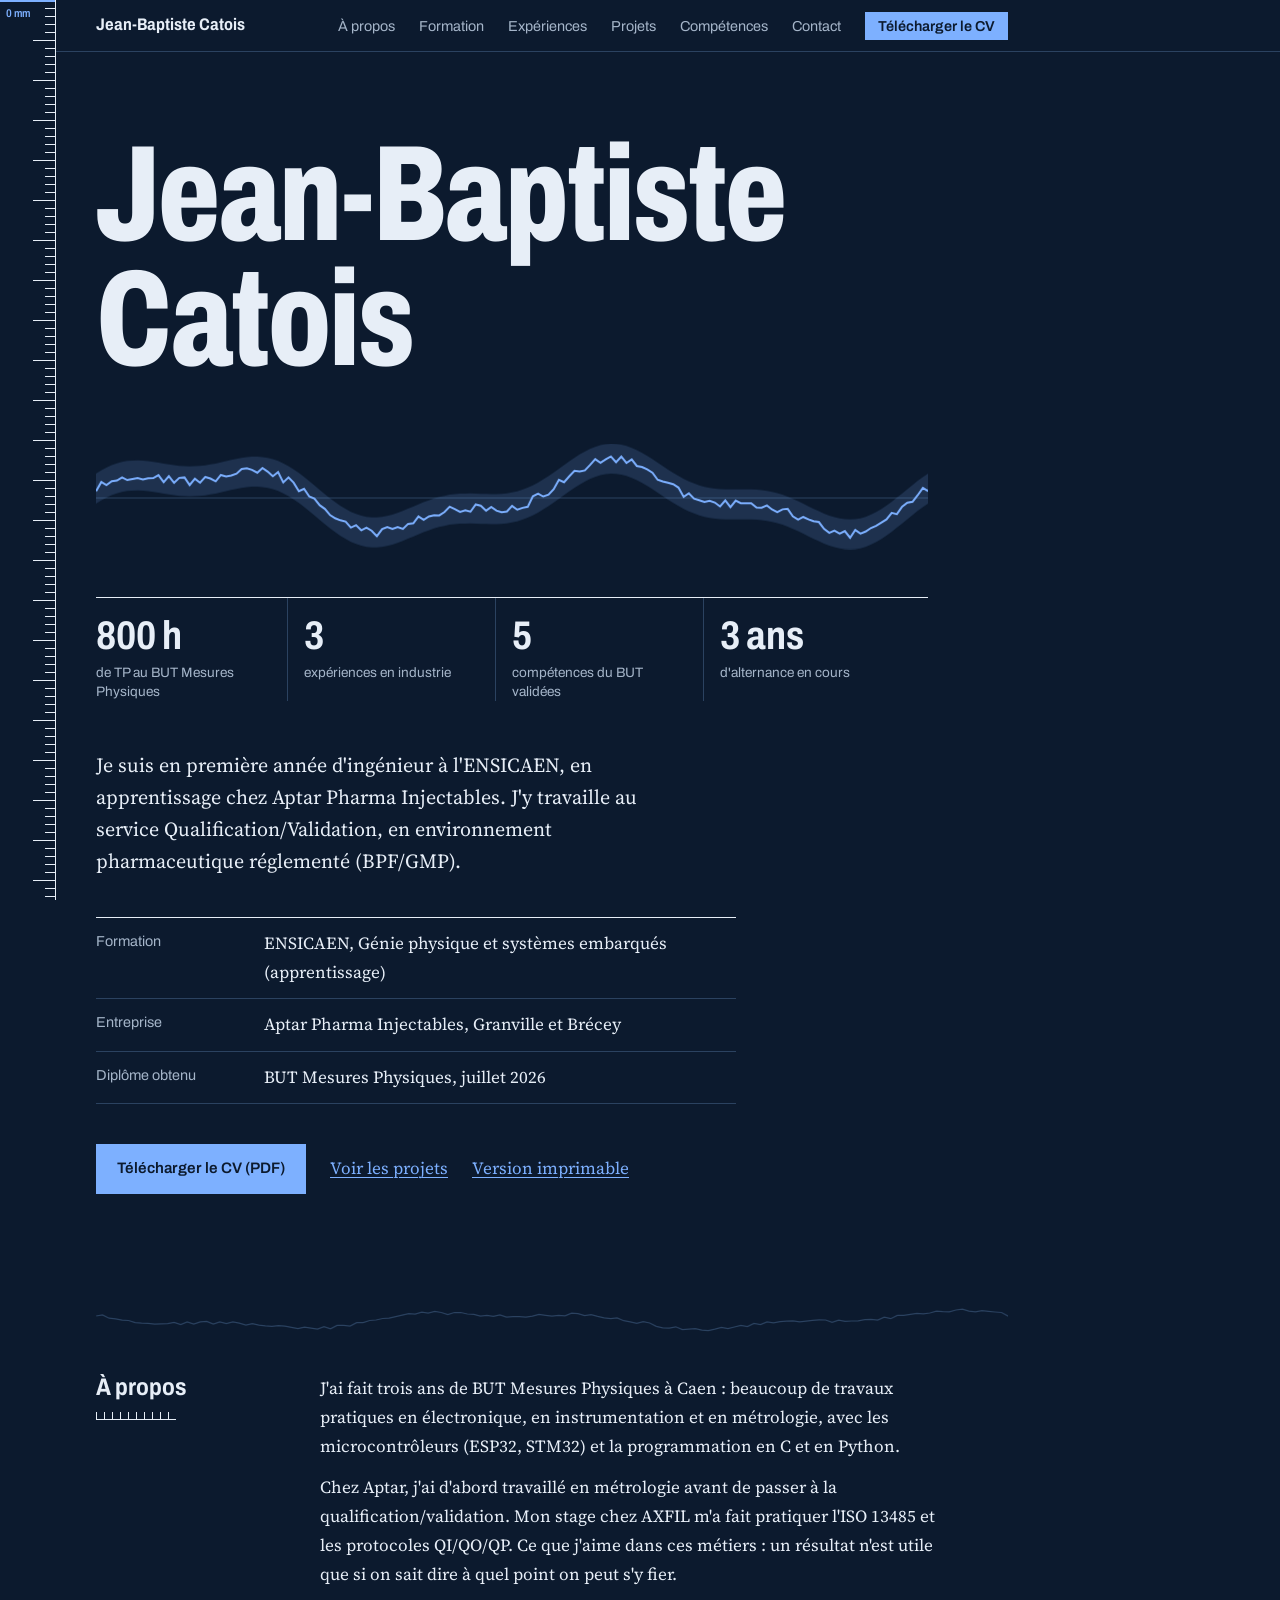
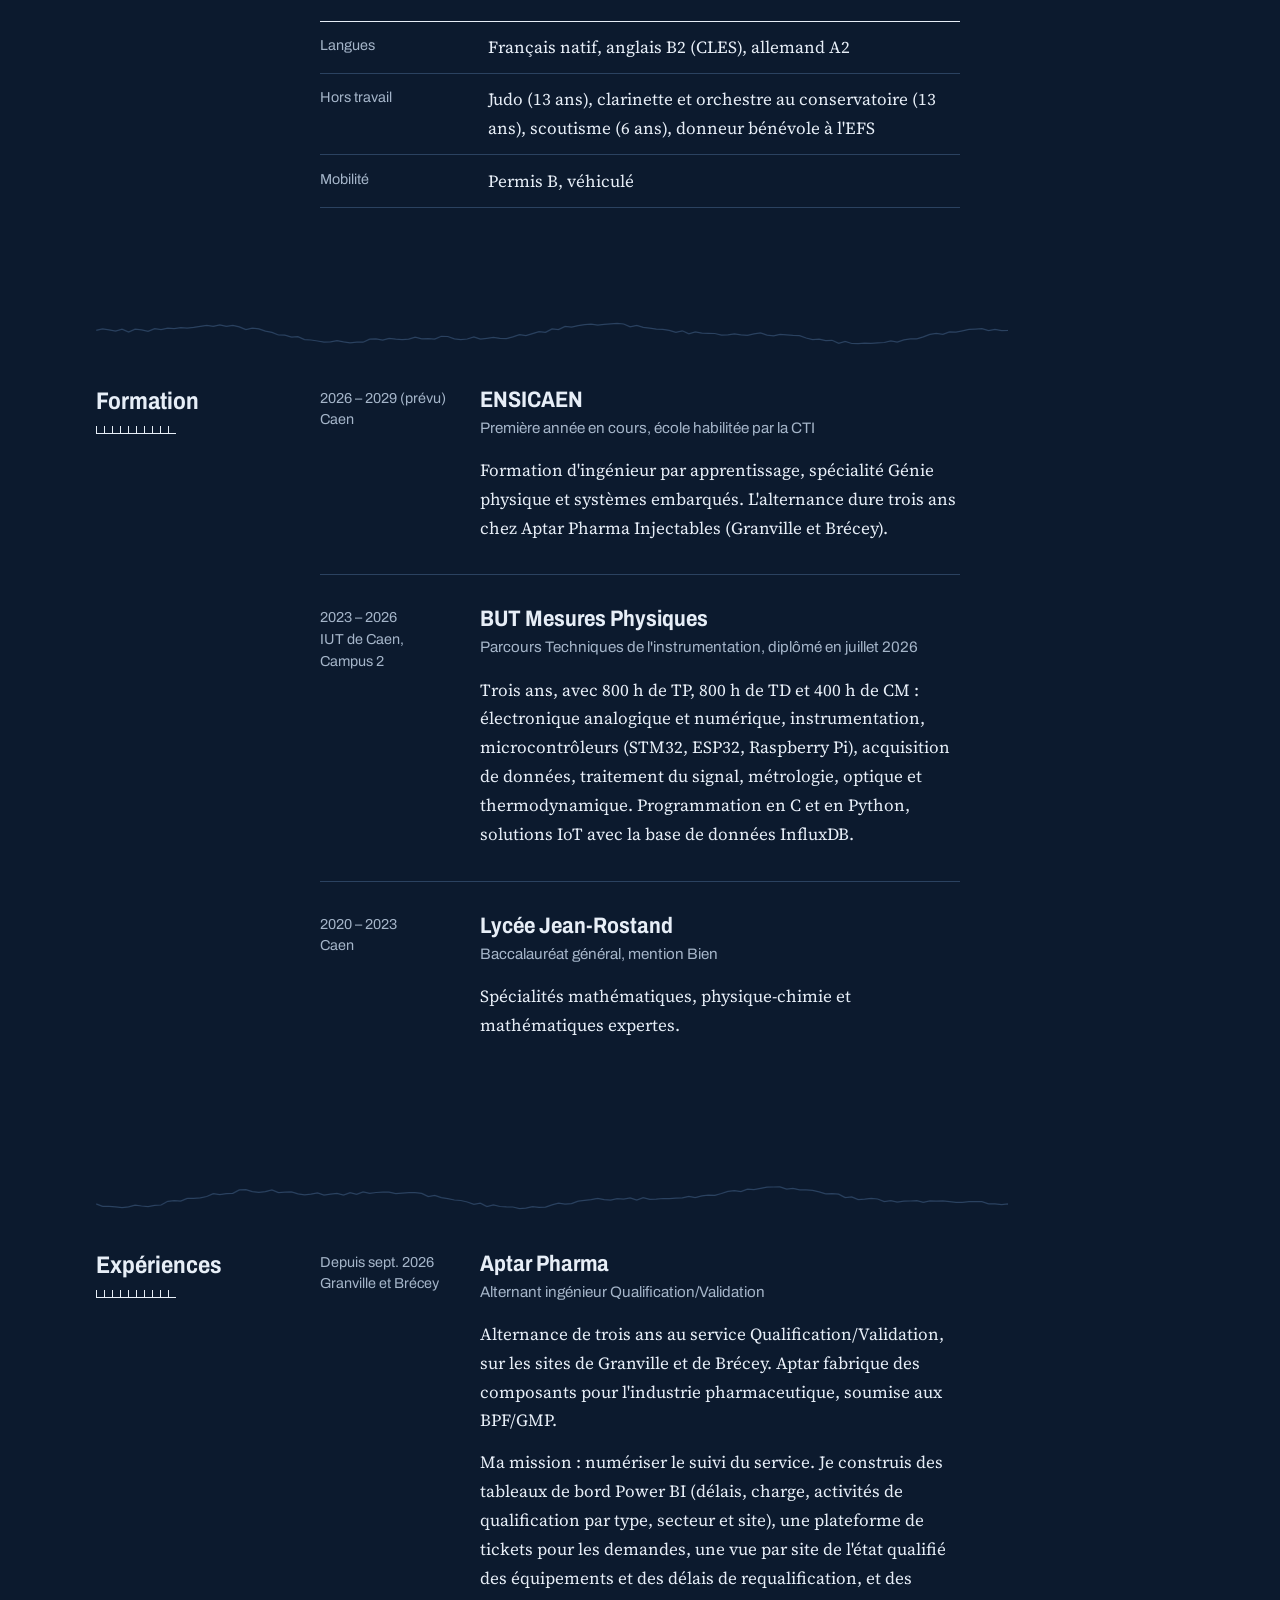
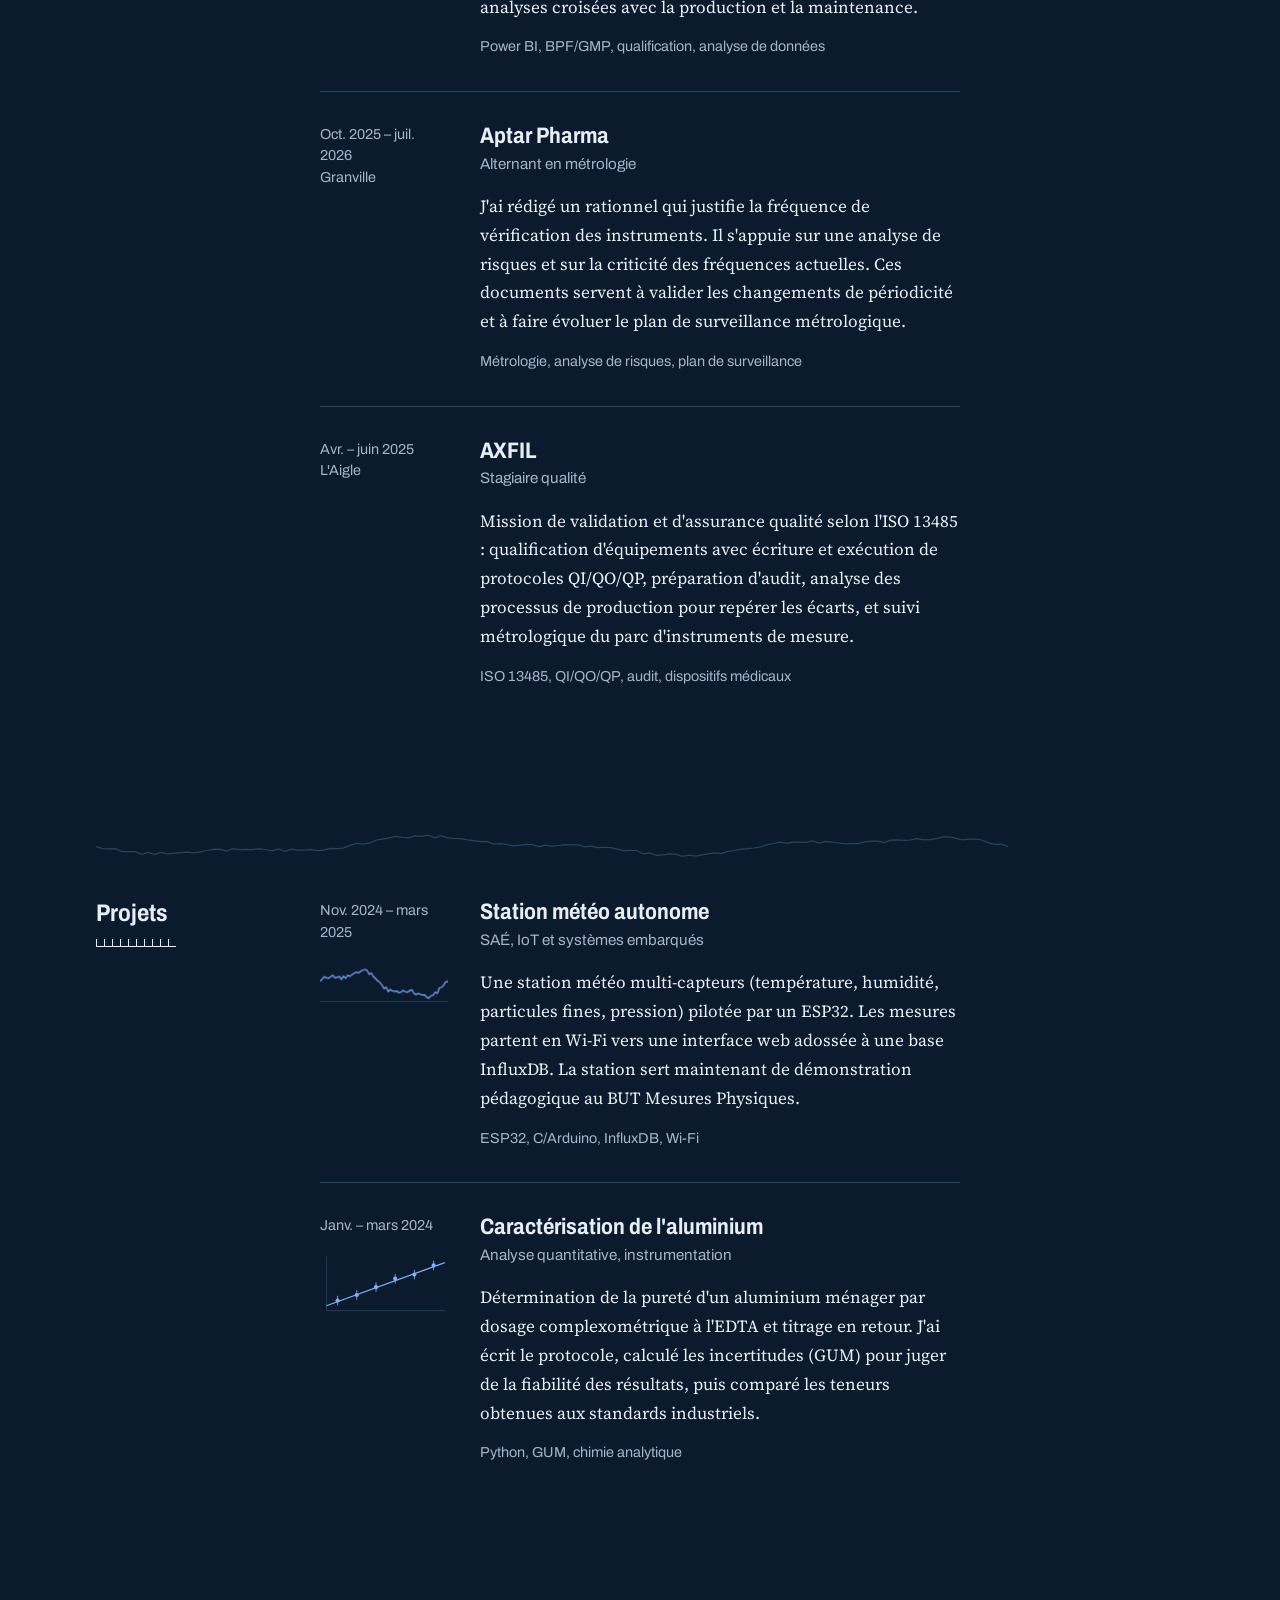
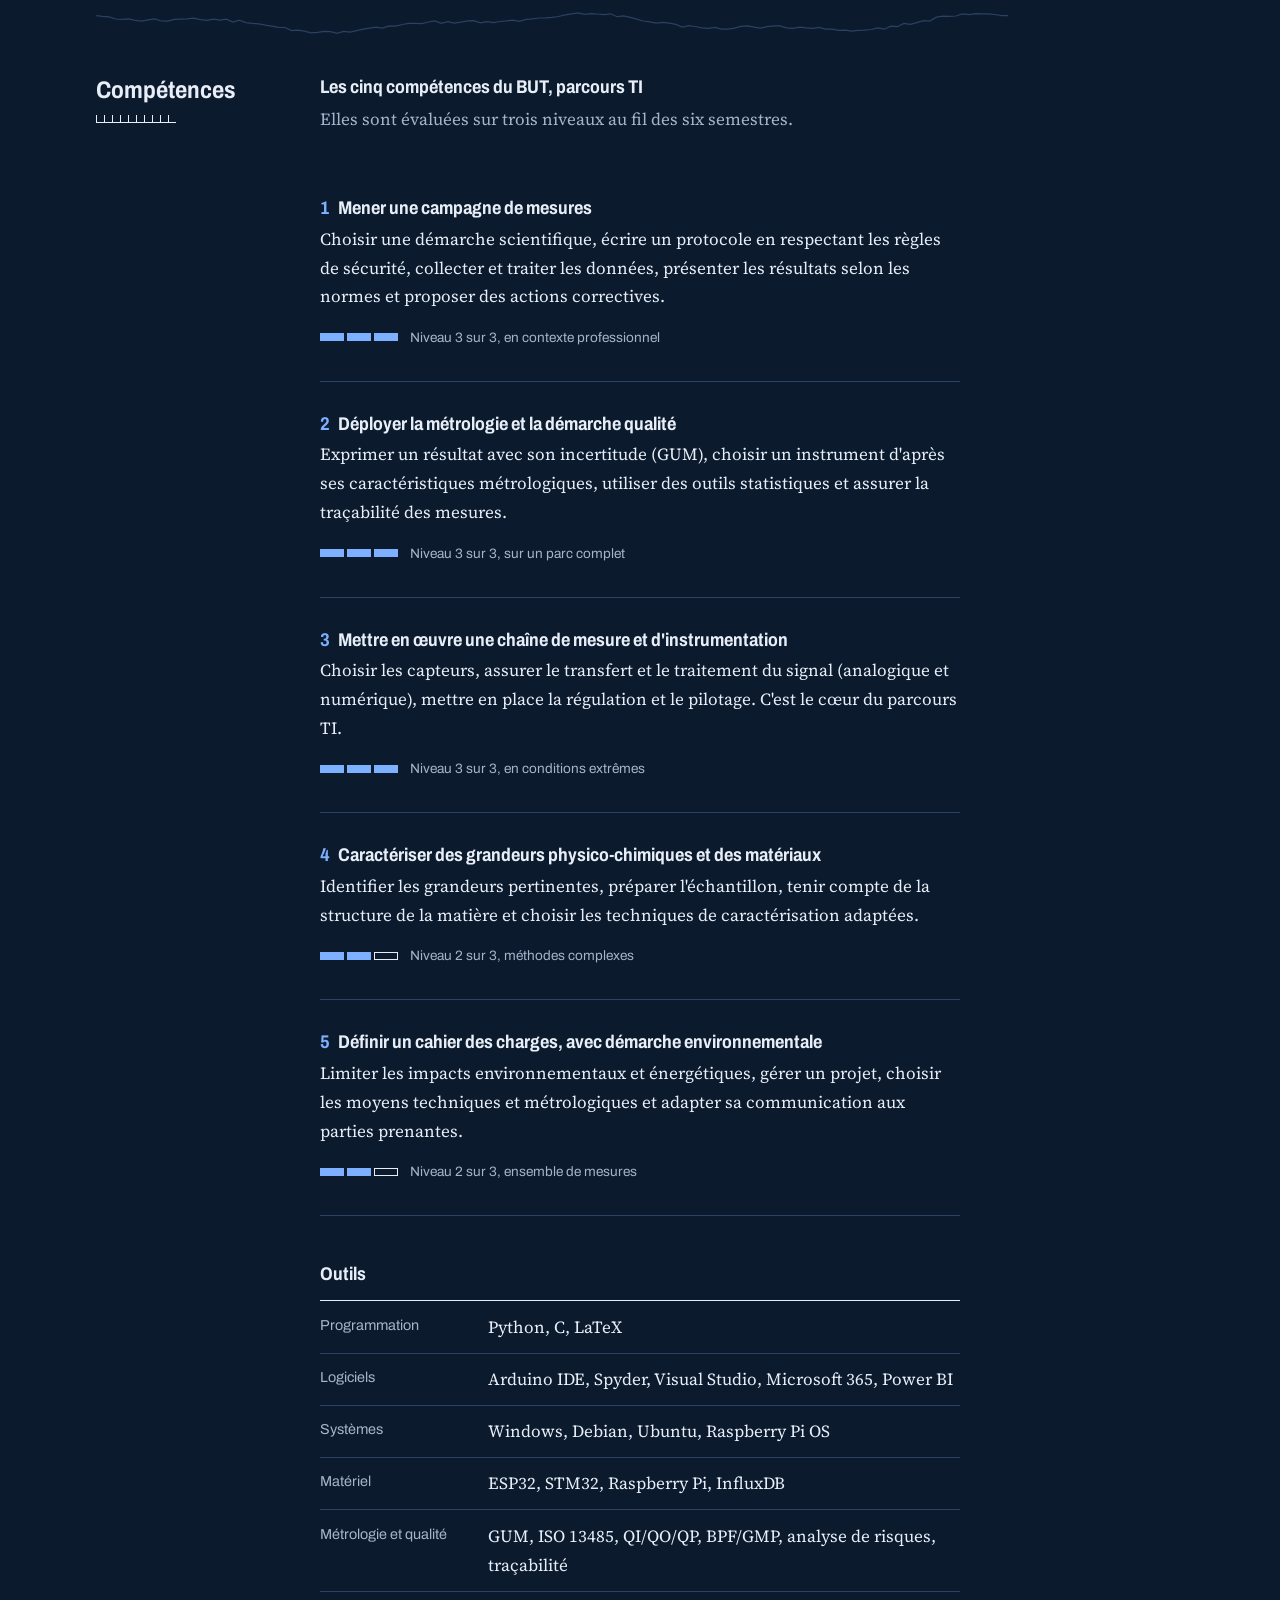
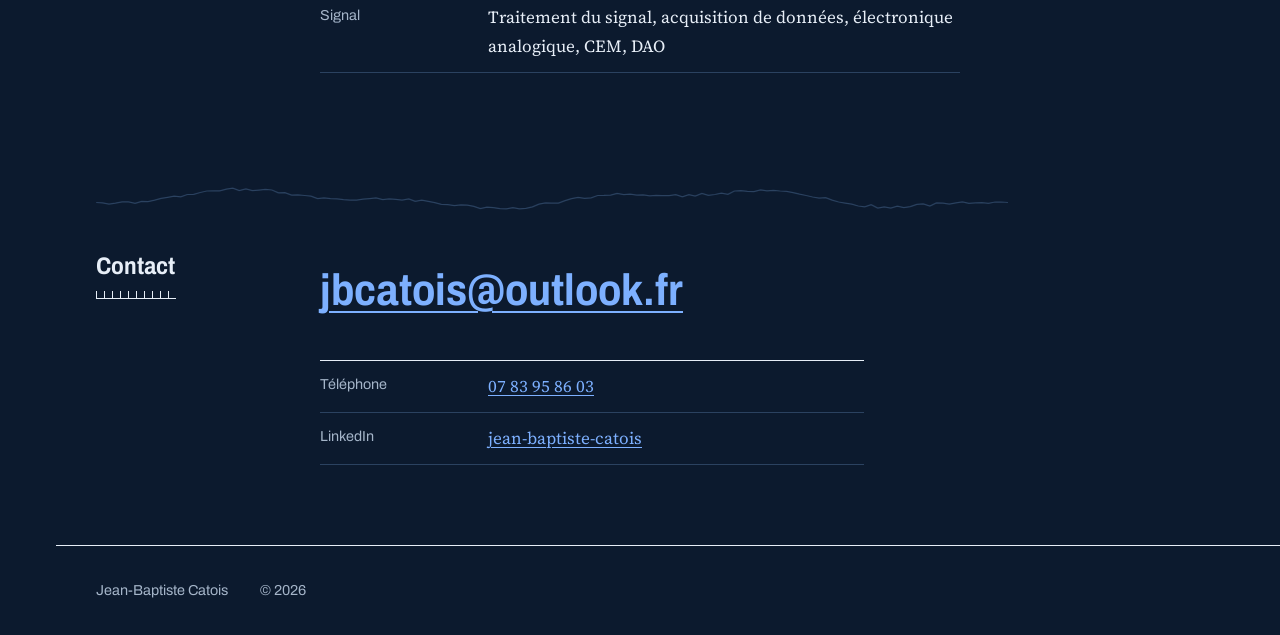
<file: index.html>
<!DOCTYPE html>
<html lang="fr">
<head>
  <meta charset="UTF-8">
  <meta name="viewport" content="width=device-width, initial-scale=1.0">
  <meta name="google-site-verification" content="0RxR6Gmbhf_eLDJZnVxS9Co10P2vwjUZ2qz_Haa2tqs">
  <title>Jean-Baptiste Catois — Portfolio</title>
  <meta name="description" content="Portfolio de Jean-Baptiste Catois, ingénieur ENSICAEN 1ère année — spécialité Génie Physique et Systèmes Embarqués — alternant Qualification/Validation chez Aptar Pharma Injectables (Granville).">

  <!-- Open Graph -->
  <meta property="og:title" content="Jean-Baptiste Catois — Portfolio">
  <meta property="og:description" content="Ingénieur ENSICAEN 1ère année — Génie Physique et Systèmes Embarqués. Alternant Qualification/Validation chez Aptar Pharma Injectables. Métrologie, systèmes embarqués, industrie pharmaceutique.">
  <meta property="og:type" content="website">
  <meta property="og:locale" content="fr_FR">

  <link rel="icon" href="data:image/svg+xml,%3Csvg xmlns='http://www.w3.org/2000/svg' viewBox='0 0 32 32'%3E%3Crect width='32' height='32' fill='%230c1a2e'/%3E%3Cpath d='M6 4v24M6 8h8M6 16h12M6 24h8' stroke='%23e7eef7' stroke-width='2' fill='none'/%3E%3Cpath d='M6 16h22' stroke='%237db0ff' stroke-width='3'/%3E%3C/svg%3E">

  <link rel="preconnect" href="https://fonts.googleapis.com">
  <link rel="preconnect" href="https://fonts.gstatic.com" crossorigin>
  <link href="https://fonts.googleapis.com/css2?family=Archivo:wdth,wght@62..125,400..800&family=Source+Serif+4:ital,opsz,wght@0,8..60,400..600;1,8..60,400&display=swap" rel="stylesheet">

  <link rel="stylesheet" href="css/reset.css">
  <link rel="stylesheet" href="css/variables.css">
  <link rel="stylesheet" href="css/layout.css">
  <link rel="stylesheet" href="css/components.css">
  <link rel="stylesheet" href="css/sections.css">
</head>
<body>

  <!-- Règle graduée : le curseur suit le défilement -->
  <div class="ruler" aria-hidden="true">
    <div class="ruler__cursor" id="rulerCursor"><span class="ruler__reading" id="rulerReading">0 mm</span></div>
  </div>

  <nav class="nav" id="nav" aria-label="Navigation principale">
    <div class="container nav__inner">
      <a href="#hero" class="nav__logo">Jean-Baptiste Catois</a>
      <button class="nav__burger" id="navBurger" aria-label="Ouvrir le menu" aria-expanded="false" aria-controls="navLinks">
        <span></span><span></span><span></span>
      </button>
      <ul class="nav__links" id="navLinks" role="list">
        <li><a href="#about">À propos</a></li>
        <li><a href="#education">Formation</a></li>
        <li><a href="#experience">Expériences</a></li>
        <li><a href="#projects">Projets</a></li>
        <li><a href="#competences">Compétences</a></li>
        <li><a href="#contact">Contact</a></li>
        <li><a href="assets/docs/CV_JeanBaptiste_Catois.pdf" class="nav__cv" download>Télécharger le CV</a></li>
      </ul>
    </div>
  </nav>

  <main>

    <section id="hero" class="hero">
      <div class="container">
        <h1 class="hero__name">Jean-Baptiste Catois</h1>
        <figure class="trace">
          <svg class="trace__svg" id="traceSvg" viewBox="0 0 1000 160" preserveAspectRatio="none" role="img" aria-label="Courbe de mesure entourée de sa bande d'incertitude">
            <line class="trace__axis" x1="0" y1="80" x2="1000" y2="80"/>
            <g class="trace__scroller drift" id="traceScroller"></g>
          </svg>
        </figure>
        <ul class="figures" role="list">
          <li><span class="figures__v">800&nbsp;h</span><span class="figures__l">de TP au BUT Mesures Physiques</span></li>
          <li><span class="figures__v">3</span><span class="figures__l">expériences en industrie</span></li>
          <li><span class="figures__v">5</span><span class="figures__l">compétences du BUT validées</span></li>
          <li><span class="figures__v">3&nbsp;ans</span><span class="figures__l">d'alternance en cours</span></li>
        </ul>
        <p class="hero__lead">
          Je suis en première année d'ingénieur à l'ENSICAEN, en apprentissage chez Aptar Pharma Injectables.
          J'y travaille au service Qualification/Validation, en environnement pharmaceutique réglementé (BPF/GMP).
        </p>
        <dl class="defs">
          <div class="defs__row"><dt>Formation</dt><dd>ENSICAEN, Génie physique et systèmes embarqués (apprentissage)</dd></div>
          <div class="defs__row"><dt>Entreprise</dt><dd>Aptar Pharma Injectables, Granville et Brécey</dd></div>
          <div class="defs__row"><dt>Diplôme obtenu</dt><dd>BUT Mesures Physiques, juillet 2026</dd></div>
        </dl>
        <div class="hero__links">
          <a href="assets/docs/CV_JeanBaptiste_Catois.pdf" class="btn" download>Télécharger le CV (PDF)</a>
          <a href="#projects" class="link">Voir les projets</a>
          <a href="print/index.html" class="link" target="_blank" rel="noopener">Version imprimable</a>
        </div>
      </div>
    </section>

    <section id="about" class="section">
      <div class="container"><svg class="strip" viewBox="0 0 1000 28" preserveAspectRatio="none" aria-hidden="true" data-seed="18"></svg></div>
      <div class="container section__grid">
        <h2 class="section__title">À propos</h2>
        <div class="section__body">
          <p>
            J'ai fait trois ans de BUT Mesures Physiques à Caen : beaucoup de travaux pratiques en électronique,
            en instrumentation et en métrologie, avec les microcontrôleurs (ESP32, STM32) et la programmation en C et en Python.
          </p>
          <p style="margin-top:0.8rem">
            Chez Aptar, j'ai d'abord travaillé en métrologie avant de passer à la qualification/validation.
            Mon stage chez AXFIL m'a fait pratiquer l'ISO&nbsp;13485 et les protocoles QI/QO/QP.
            Ce que j'aime dans ces métiers : un résultat n'est utile que si on sait dire à quel point on peut s'y fier.
          </p>
          <dl class="defs" style="margin-top:2rem">
            <div class="defs__row"><dt>Langues</dt><dd>Français natif, anglais B2 (CLES), allemand A2</dd></div>
            <div class="defs__row"><dt>Hors travail</dt><dd>Judo (13 ans), clarinette et orchestre au conservatoire (13 ans), scoutisme (6 ans), donneur bénévole à l'EFS</dd></div>
            <div class="defs__row"><dt>Mobilité</dt><dd>Permis B, véhiculé</dd></div>
          </dl>
        </div>
      </div>
    </section>

    <section id="education" class="section">
      <div class="container"><svg class="strip" viewBox="0 0 1000 28" preserveAspectRatio="none" aria-hidden="true" data-seed="31"></svg></div>
      <div class="container section__grid">
        <h2 class="section__title">Formation</h2>
        <div class="section__body">

          <article class="entry">
            <div class="entry__when">2026 – 2029 (prévu)<br>Caen</div>
            <div>
              <h3 class="entry__title">ENSICAEN</h3>
              <p class="entry__sub">Première année en cours, école habilitée par la CTI</p>
              <p>
                Formation d'ingénieur par apprentissage, spécialité Génie physique et systèmes embarqués.
                L'alternance dure trois ans chez Aptar Pharma Injectables (Granville et Brécey).
              </p>
            </div>
          </article>

          <article class="entry">
            <div class="entry__when">2023 – 2026<br>IUT de Caen, Campus 2</div>
            <div>
              <h3 class="entry__title">BUT Mesures Physiques</h3>
              <p class="entry__sub">Parcours Techniques de l'instrumentation, diplômé en juillet 2026</p>
              <p>
                Trois ans, avec 800&nbsp;h de TP, 800&nbsp;h de TD et 400&nbsp;h de CM : électronique analogique et numérique,
                instrumentation, microcontrôleurs (STM32, ESP32, Raspberry Pi), acquisition de données,
                traitement du signal, métrologie, optique et thermodynamique. Programmation en C et en Python,
                solutions IoT avec la base de données InfluxDB.
              </p>
            </div>
          </article>

          <article class="entry">
            <div class="entry__when">2020 – 2023<br>Caen</div>
            <div>
              <h3 class="entry__title">Lycée Jean-Rostand</h3>
              <p class="entry__sub">Baccalauréat général, mention Bien</p>
              <p>Spécialités mathématiques, physique-chimie et mathématiques expertes.</p>
            </div>
          </article>

        </div>
      </div>
    </section>

    <section id="experience" class="section">
      <div class="container"><svg class="strip" viewBox="0 0 1000 28" preserveAspectRatio="none" aria-hidden="true" data-seed="44"></svg></div>
      <div class="container section__grid">
        <h2 class="section__title">Expériences</h2>
        <div class="section__body">

          <article class="entry">
            <div class="entry__when">Depuis sept. 2026<br>Granville et Brécey</div>
            <div>
              <h3 class="entry__title">Aptar Pharma</h3>
              <p class="entry__sub">Alternant ingénieur Qualification/Validation</p>
              <p>
                Alternance de trois ans au service Qualification/Validation, sur les sites de Granville et de Brécey.
                Aptar fabrique des composants pour l'industrie pharmaceutique, soumise aux BPF/GMP.
              </p>
              <p>
                Ma mission : numériser le suivi du service. Je construis des tableaux de bord Power BI
                (délais, charge, activités de qualification par type, secteur et site), une plateforme de tickets
                pour les demandes, une vue par site de l'état qualifié des équipements et des délais de requalification,
                et des analyses croisées avec la production et la maintenance.
              </p>
              <p class="entry__tools">Power BI, BPF/GMP, qualification, analyse de données</p>
            </div>
          </article>

          <article class="entry">
            <div class="entry__when">Oct. 2025 – juil. 2026<br>Granville</div>
            <div>
              <h3 class="entry__title">Aptar Pharma</h3>
              <p class="entry__sub">Alternant en métrologie</p>
              <p>
                J'ai rédigé un rationnel qui justifie la fréquence de vérification des instruments.
                Il s'appuie sur une analyse de risques et sur la criticité des fréquences actuelles.
                Ces documents servent à valider les changements de périodicité et à faire évoluer le plan de surveillance métrologique.
              </p>
              <p class="entry__tools">Métrologie, analyse de risques, plan de surveillance</p>
            </div>
          </article>

          <article class="entry">
            <div class="entry__when">Avr. – juin 2025<br>L'Aigle</div>
            <div>
              <h3 class="entry__title">AXFIL</h3>
              <p class="entry__sub">Stagiaire qualité</p>
              <p>
                Mission de validation et d'assurance qualité selon l'ISO&nbsp;13485 : qualification d'équipements
                avec écriture et exécution de protocoles QI/QO/QP, préparation d'audit, analyse des processus
                de production pour repérer les écarts, et suivi métrologique du parc d'instruments de mesure.
              </p>
              <p class="entry__tools">ISO 13485, QI/QO/QP, audit, dispositifs médicaux</p>
            </div>
          </article>

        </div>
      </div>
    </section>

    <section id="projects" class="section">
      <div class="container"><svg class="strip" viewBox="0 0 1000 28" preserveAspectRatio="none" aria-hidden="true" data-seed="57"></svg></div>
      <div class="container section__grid">
        <h2 class="section__title">Projets</h2>
        <div class="section__body">

          <article class="entry">
            <div class="entry__when">Nov. 2024 – mars 2025<svg class="mini" viewBox="0 0 160 60" aria-hidden="true" data-kind="weather"></svg></div>
            <div>
              <h3 class="entry__title">Station météo autonome</h3>
              <p class="entry__sub">SAÉ, IoT et systèmes embarqués</p>
              <p>
                Une station météo multi-capteurs (température, humidité, particules fines, pression)
                pilotée par un ESP32. Les mesures partent en Wi-Fi vers une interface web adossée à une base InfluxDB.
                La station sert maintenant de démonstration pédagogique au BUT Mesures Physiques.
              </p>
              <p class="entry__tools">ESP32, C/Arduino, InfluxDB, Wi-Fi</p>
            </div>
          </article>

          <article class="entry">
            <div class="entry__when">Janv. – mars 2024<svg class="mini" viewBox="0 0 160 80" aria-hidden="true" data-kind="calib"></svg></div>
            <div>
              <h3 class="entry__title">Caractérisation de l'aluminium</h3>
              <p class="entry__sub">Analyse quantitative, instrumentation</p>
              <p>
                Détermination de la pureté d'un aluminium ménager par dosage complexométrique à l'EDTA
                et titrage en retour. J'ai écrit le protocole, calculé les incertitudes (GUM) pour juger de la fiabilité
                des résultats, puis comparé les teneurs obtenues aux standards industriels.
              </p>
              <p class="entry__tools">Python, GUM, chimie analytique</p>
            </div>
          </article>

        </div>
      </div>
    </section>

    <section id="competences" class="section">
      <div class="container"><svg class="strip" viewBox="0 0 1000 28" preserveAspectRatio="none" aria-hidden="true" data-seed="70"></svg></div>
      <div class="container section__grid">
        <h2 class="section__title">Compétences</h2>
        <div class="section__body">

          <h3 style="font-size:1.15rem;margin-bottom:0.5rem">Les cinq compétences du BUT, parcours TI</h3>
          <p class="comp-intro">Elles sont évaluées sur trois niveaux au fil des six semestres.</p>

          <article class="entry" style="grid-template-columns:1fr">
            <div>
              <h3 class="comp__title"><span class="comp__n">1</span>Mener une campagne de mesures</h3>
              <p>Choisir une démarche scientifique, écrire un protocole en respectant les règles de sécurité, collecter et traiter les données, présenter les résultats selon les normes et proposer des actions correctives.</p>
              <div class="gauge"><span class="gauge__bar" aria-hidden="true"><span class="gauge__seg gauge__seg--on"></span><span class="gauge__seg gauge__seg--on"></span><span class="gauge__seg gauge__seg--on"></span></span>Niveau 3 sur 3, en contexte professionnel</div>
            </div>
          </article>

          <article class="entry" style="grid-template-columns:1fr">
            <div>
              <h3 class="comp__title"><span class="comp__n">2</span>Déployer la métrologie et la démarche qualité</h3>
              <p>Exprimer un résultat avec son incertitude (GUM), choisir un instrument d'après ses caractéristiques métrologiques, utiliser des outils statistiques et assurer la traçabilité des mesures.</p>
              <div class="gauge"><span class="gauge__bar" aria-hidden="true"><span class="gauge__seg gauge__seg--on"></span><span class="gauge__seg gauge__seg--on"></span><span class="gauge__seg gauge__seg--on"></span></span>Niveau 3 sur 3, sur un parc complet</div>
            </div>
          </article>

          <article class="entry" style="grid-template-columns:1fr">
            <div>
              <h3 class="comp__title"><span class="comp__n">3</span>Mettre en œuvre une chaîne de mesure et d'instrumentation</h3>
              <p>Choisir les capteurs, assurer le transfert et le traitement du signal (analogique et numérique), mettre en place la régulation et le pilotage. C'est le cœur du parcours TI.</p>
              <div class="gauge"><span class="gauge__bar" aria-hidden="true"><span class="gauge__seg gauge__seg--on"></span><span class="gauge__seg gauge__seg--on"></span><span class="gauge__seg gauge__seg--on"></span></span>Niveau 3 sur 3, en conditions extrêmes</div>
            </div>
          </article>

          <article class="entry" style="grid-template-columns:1fr">
            <div>
              <h3 class="comp__title"><span class="comp__n">4</span>Caractériser des grandeurs physico-chimiques et des matériaux</h3>
              <p>Identifier les grandeurs pertinentes, préparer l'échantillon, tenir compte de la structure de la matière et choisir les techniques de caractérisation adaptées.</p>
              <div class="gauge"><span class="gauge__bar" aria-hidden="true"><span class="gauge__seg gauge__seg--on"></span><span class="gauge__seg gauge__seg--on"></span><span class="gauge__seg"></span></span>Niveau 2 sur 3, méthodes complexes</div>
            </div>
          </article>

          <article class="entry" style="grid-template-columns:1fr">
            <div>
              <h3 class="comp__title"><span class="comp__n">5</span>Définir un cahier des charges, avec démarche environnementale</h3>
              <p>Limiter les impacts environnementaux et énergétiques, gérer un projet, choisir les moyens techniques et métrologiques et adapter sa communication aux parties prenantes.</p>
              <div class="gauge"><span class="gauge__bar" aria-hidden="true"><span class="gauge__seg gauge__seg--on"></span><span class="gauge__seg gauge__seg--on"></span><span class="gauge__seg"></span></span>Niveau 2 sur 3, ensemble de mesures</div>
            </div>
          </article>

          <h3 style="font-size:1.15rem;margin:3rem 0 1rem">Outils</h3>
          <dl class="defs">
            <div class="defs__row"><dt>Programmation</dt><dd>Python, C, LaTeX</dd></div>
            <div class="defs__row"><dt>Logiciels</dt><dd>Arduino IDE, Spyder, Visual Studio, Microsoft 365, Power BI</dd></div>
            <div class="defs__row"><dt>Systèmes</dt><dd>Windows, Debian, Ubuntu, Raspberry Pi OS</dd></div>
            <div class="defs__row"><dt>Matériel</dt><dd>ESP32, STM32, Raspberry Pi, InfluxDB</dd></div>
            <div class="defs__row"><dt>Métrologie et qualité</dt><dd>GUM, ISO 13485, QI/QO/QP, BPF/GMP, analyse de risques, traçabilité</dd></div>
            <div class="defs__row"><dt>Signal</dt><dd>Traitement du signal, acquisition de données, électronique analogique, CEM, DAO</dd></div>
          </dl>

        </div>
      </div>
    </section>

    <section id="contact" class="section section--contact">
      <div class="container"><svg class="strip" viewBox="0 0 1000 28" preserveAspectRatio="none" aria-hidden="true" data-seed="83"></svg></div>
      <div class="container section__grid">
        <h2 class="section__title">Contact</h2>
        <div class="section__body">
          <a href="mailto:jbcatois@outlook.fr" class="contact__email">jbcatois@outlook.fr</a>
          <dl class="defs">
            <div class="defs__row"><dt>Téléphone</dt><dd><a class="link" href="tel:+33783958603">07 83 95 86 03</a></dd></div>
            <div class="defs__row"><dt>LinkedIn</dt><dd><a class="link" href="https://linkedin.com/in/jean-baptiste-catois" target="_blank" rel="noopener noreferrer">jean-baptiste-catois</a></dd></div>
          </dl>
        </div>
      </div>
    </section>

  </main>

  <footer class="footer">
    <div class="container footer__inner">
      <span>Jean-Baptiste Catois</span>
      <span>&copy; <span id="year"></span></span>
    </div>
  </footer>

  <script src="js/nav.js"></script>
  <script src="js/main.js"></script>
</body>
</html>
</file>
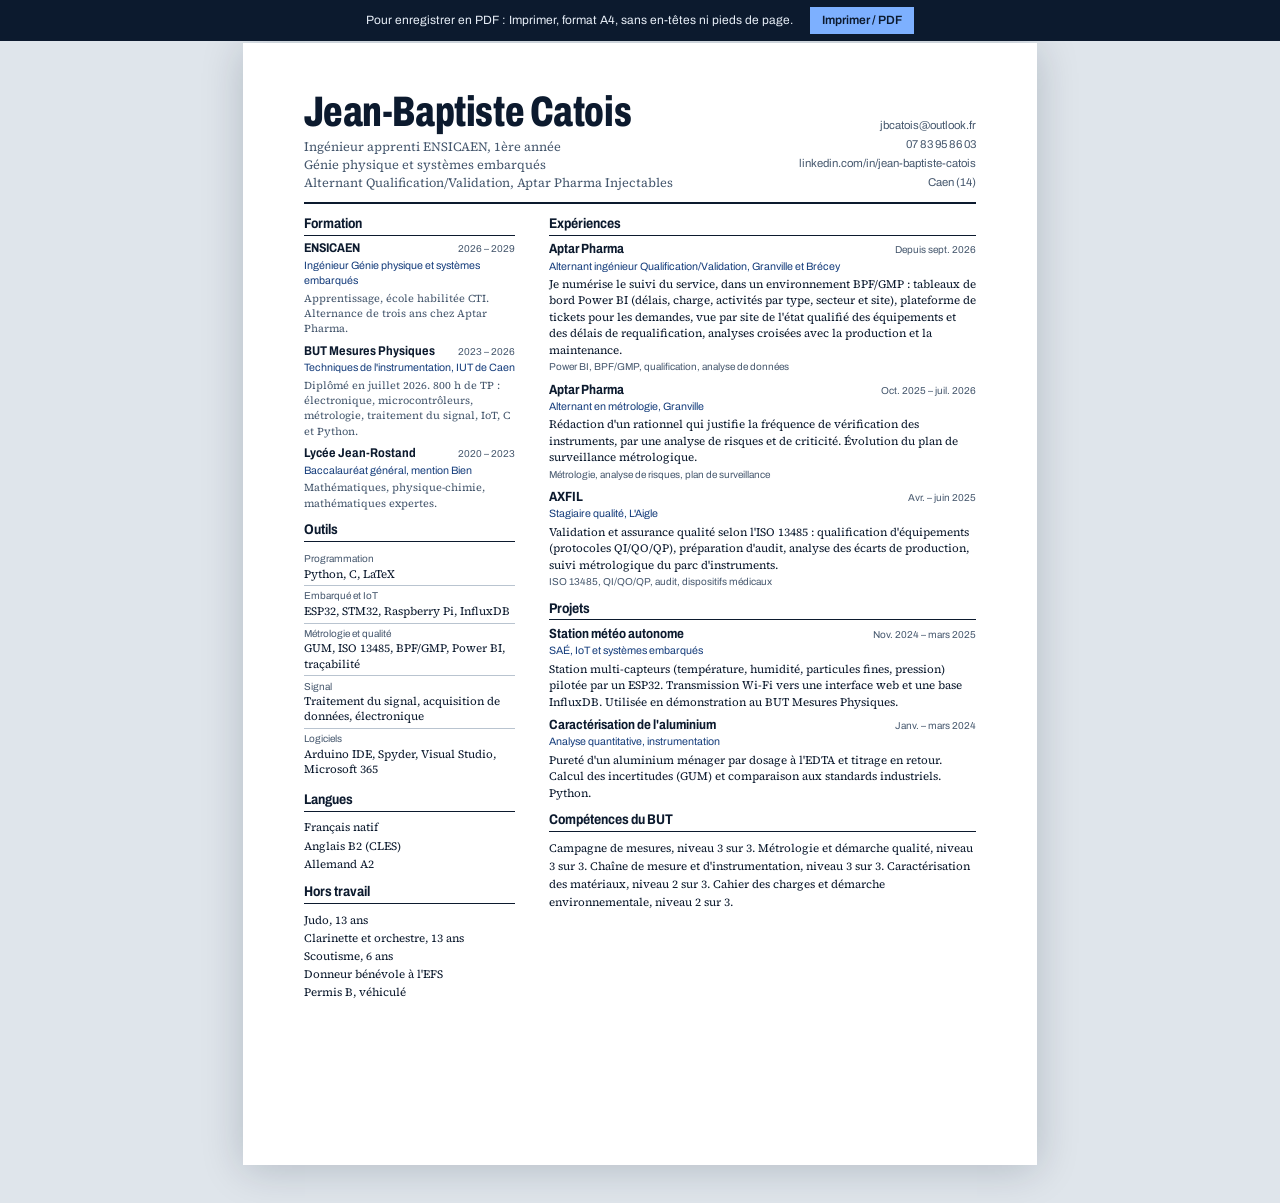
<file: cv/index.html>
<!DOCTYPE html>
<html lang="fr">
<head>
  <meta charset="UTF-8">
  <meta name="viewport" content="width=device-width, initial-scale=1.0">
  <title>CV — Jean-Baptiste Catois</title>

  <link rel="preconnect" href="https://fonts.googleapis.com">
  <link rel="preconnect" href="https://fonts.gstatic.com" crossorigin>
  <link href="https://fonts.googleapis.com/css2?family=Archivo:wdth,wght@62..125,400..800&family=Source+Serif+4:ital,opsz,wght@0,8..60,400..600;1,8..60,400&display=swap" rel="stylesheet">

  <style>
    *, *::before, *::after { box-sizing: border-box; margin: 0; padding: 0; }
    ul { list-style: none; }
    a { color: inherit; text-decoration: none; }

    @page { size: A4; margin: 0; }

    :root {
      --ink:   #0c1a2e;
      --muted: #46586e;
      --rule:  #b9c4d0;
      --blue:  #153d7c;
      --f-head: 'Archivo', 'Arial Narrow', sans-serif;
      --f-body: 'Source Serif 4', Georgia, serif;
    }

    html { font-size: 10pt; }

    body {
      font-family: var(--f-body);
      color: var(--ink);
      background: #fff;
      line-height: 1.45;
      -webkit-print-color-adjust: exact;
      print-color-adjust: exact;
    }

    h1, h2, h3 {
      font-family: var(--f-head);
      font-variation-settings: 'wdth' 85;
      font-weight: 700;
      line-height: 1.1;
    }

    /* ── Barre d'impression (écran seulement) ── */
    .print-bar {
      position: fixed;
      inset: 0 0 auto 0;
      z-index: 100;
      display: flex;
      align-items: center;
      justify-content: center;
      gap: 1.25rem;
      padding: 0.55rem 1.25rem;
      background: var(--ink);
      color: #e7eef7;
      font-family: var(--f-head);
      font-size: 9pt;
    }
    .print-bar button {
      font: inherit;
      font-weight: 600;
      background: #7db0ff;
      color: var(--ink);
      border: 0;
      padding: 0.35rem 0.9rem;
      cursor: pointer;
    }
    @media print { .print-bar { display: none; } }

    .page { max-width: 21cm; margin: 0 auto; padding: 1.3cm 1.6cm 1.1cm; }

    /* ── En-tête ── */
    .cv-header {
      display: grid;
      grid-template-columns: 1fr auto;
      gap: 1.2rem;
      align-items: end;
      padding-bottom: 0.7rem;
      margin-bottom: 0.9rem;
      border-bottom: 2px solid var(--ink);
    }

    .cv-name {
      font-size: 32pt;
      font-weight: 800;
      font-variation-settings: 'wdth' 70;
      letter-spacing: -0.01em;
      line-height: 0.95;
    }

    .cv-title { margin-top: 0.4rem; font-size: 9.5pt; color: var(--muted); line-height: 1.45; }

    .cv-contacts {
      text-align: right;
      font-family: var(--f-head);
      font-size: 8.5pt;
      line-height: 1.7;
      color: var(--muted);
    }

    /* ── Grille ── */
    .cv-grid { display: grid; grid-template-columns: 5.6cm 1fr; column-gap: 0.9cm; }

    .block { margin-bottom: 0.85rem; }

    .block__title {
      font-size: 10.5pt;
      padding-bottom: 0.25rem;
      margin-bottom: 0.5rem;
      border-bottom: 1px solid var(--ink);
    }

    .entry { margin-bottom: 0.6rem; break-inside: avoid; }
    .entry:last-child { margin-bottom: 0; }

    .entry__top { display: flex; justify-content: space-between; align-items: baseline; gap: 0.6rem; }
    .entry__org { font-size: 10pt; }

    .entry__when {
      font-family: var(--f-head);
      font-size: 7.5pt;
      color: var(--muted);
      white-space: nowrap;
      font-variant-numeric: tabular-nums;
    }

    .entry__role { font-family: var(--f-head); font-size: 8pt; color: var(--blue); margin: 0.05rem 0 0.15rem; }
    .entry p.entry__desc { font-size: 8.5pt; line-height: 1.45; color: var(--ink); }
    .entry__tools { margin-top: 0.15rem; font-family: var(--f-head); font-size: 7.5pt; color: var(--muted); }

    .side .entry__org { font-size: 9.5pt; }
    .side .entry__desc { font-size: 8pt !important; color: var(--muted) !important; }

    /* ── Libellé | valeur ── */
    .defs__row { padding: 0.25rem 0; border-bottom: 1px solid var(--rule); font-size: 8.5pt; }
    .defs__row:last-child { border-bottom: 0; }
    .defs dt { font-family: var(--f-head); font-size: 7.5pt; color: var(--muted); }
    .defs dd { margin: 0; line-height: 1.35; }

    .plain { font-size: 8.5pt; line-height: 1.6; }

    @media print {
      html { font-size: 9.5pt; }
      .page { padding: 1.2cm 1.6cm 1cm; }
    }

    @media screen {
      body { background: #dfe5eb; }
      .page {
        background: #fff;
        box-shadow: 0 4px 40px rgba(12, 26, 46, 0.2);
        margin: 3.2rem auto 1cm;
        min-height: 29.7cm;
      }
    }
  </style>
</head>
<body>

  <div class="print-bar">
    <span>Pour enregistrer en PDF : Imprimer, format A4, sans en-têtes ni pieds de page.</span>
    <button onclick="window.print()">Imprimer / PDF</button>
  </div>

  <div class="page">

    <header class="cv-header">
      <div>
        <h1 class="cv-name">Jean-Baptiste Catois</h1>
        <p class="cv-title">
          Ingénieur apprenti ENSICAEN, 1ère année<br>
          Génie physique et systèmes embarqués<br>
          Alternant Qualification/Validation, Aptar Pharma Injectables
        </p>
      </div>
      <div class="cv-contacts">
        jbcatois@outlook.fr<br>
        07 83 95 86 03<br>
        linkedin.com/in/jean-baptiste-catois<br>
        Caen (14)
      </div>
    </header>

    <div class="cv-grid">

      <!-- Colonne gauche -->
      <div class="side">

        <section class="block">
          <h2 class="block__title">Formation</h2>

          <div class="entry">
            <div class="entry__top"><h3 class="entry__org">ENSICAEN</h3><span class="entry__when">2026 – 2029</span></div>
            <p class="entry__role">Ingénieur Génie physique et systèmes embarqués</p>
            <p class="entry__desc">Apprentissage, école habilitée CTI. Alternance de trois ans chez Aptar Pharma.</p>
          </div>

          <div class="entry">
            <div class="entry__top"><h3 class="entry__org">BUT Mesures Physiques</h3><span class="entry__when">2023 – 2026</span></div>
            <p class="entry__role">Techniques de l'instrumentation, IUT de Caen</p>
            <p class="entry__desc">Diplômé en juillet 2026. 800&nbsp;h de TP : électronique, microcontrôleurs, métrologie, traitement du signal, IoT, C et Python.</p>
          </div>

          <div class="entry">
            <div class="entry__top"><h3 class="entry__org">Lycée Jean-Rostand</h3><span class="entry__when">2020 – 2023</span></div>
            <p class="entry__role">Baccalauréat général, mention Bien</p>
            <p class="entry__desc">Mathématiques, physique-chimie, mathématiques expertes.</p>
          </div>
        </section>

        <section class="block">
          <h2 class="block__title">Outils</h2>
          <dl class="defs">
            <div class="defs__row"><dt>Programmation</dt><dd>Python, C, LaTeX</dd></div>
            <div class="defs__row"><dt>Embarqué et IoT</dt><dd>ESP32, STM32, Raspberry Pi, InfluxDB</dd></div>
            <div class="defs__row"><dt>Métrologie et qualité</dt><dd>GUM, ISO 13485, BPF/GMP, Power BI, traçabilité</dd></div>
            <div class="defs__row"><dt>Signal</dt><dd>Traitement du signal, acquisition de données, électronique</dd></div>
            <div class="defs__row"><dt>Logiciels</dt><dd>Arduino IDE, Spyder, Visual Studio, Microsoft 365</dd></div>
          </dl>
        </section>

        <section class="block">
          <h2 class="block__title">Langues</h2>
          <p class="plain">Français natif<br>Anglais B2 (CLES)<br>Allemand A2</p>
        </section>

        <section class="block">
          <h2 class="block__title">Hors travail</h2>
          <p class="plain">Judo, 13 ans<br>Clarinette et orchestre, 13 ans<br>Scoutisme, 6 ans<br>Donneur bénévole à l'EFS<br>Permis B, véhiculé</p>
        </section>

      </div>

      <!-- Colonne droite -->
      <div>

        <section class="block">
          <h2 class="block__title">Expériences</h2>

          <div class="entry">
            <div class="entry__top"><h3 class="entry__org">Aptar Pharma</h3><span class="entry__when">Depuis sept. 2026</span></div>
            <p class="entry__role">Alternant ingénieur Qualification/Validation, Granville et Brécey</p>
            <p class="entry__desc">Je numérise le suivi du service, dans un environnement BPF/GMP : tableaux de bord Power BI (délais, charge, activités par type, secteur et site), plateforme de tickets pour les demandes, vue par site de l'état qualifié des équipements et des délais de requalification, analyses croisées avec la production et la maintenance.</p>
            <p class="entry__tools">Power BI, BPF/GMP, qualification, analyse de données</p>
          </div>

          <div class="entry">
            <div class="entry__top"><h3 class="entry__org">Aptar Pharma</h3><span class="entry__when">Oct. 2025 – juil. 2026</span></div>
            <p class="entry__role">Alternant en métrologie, Granville</p>
            <p class="entry__desc">Rédaction d'un rationnel qui justifie la fréquence de vérification des instruments, par une analyse de risques et de criticité. Évolution du plan de surveillance métrologique.</p>
            <p class="entry__tools">Métrologie, analyse de risques, plan de surveillance</p>
          </div>

          <div class="entry">
            <div class="entry__top"><h3 class="entry__org">AXFIL</h3><span class="entry__when">Avr. – juin 2025</span></div>
            <p class="entry__role">Stagiaire qualité, L'Aigle</p>
            <p class="entry__desc">Validation et assurance qualité selon l'ISO&nbsp;13485 : qualification d'équipements (protocoles QI/QO/QP), préparation d'audit, analyse des écarts de production, suivi métrologique du parc d'instruments.</p>
            <p class="entry__tools">ISO 13485, QI/QO/QP, audit, dispositifs médicaux</p>
          </div>
        </section>

        <section class="block">
          <h2 class="block__title">Projets</h2>

          <div class="entry">
            <div class="entry__top"><h3 class="entry__org">Station météo autonome</h3><span class="entry__when">Nov. 2024 – mars 2025</span></div>
            <p class="entry__role">SAÉ, IoT et systèmes embarqués</p>
            <p class="entry__desc">Station multi-capteurs (température, humidité, particules fines, pression) pilotée par un ESP32. Transmission Wi-Fi vers une interface web et une base InfluxDB. Utilisée en démonstration au BUT Mesures Physiques.</p>
          </div>

          <div class="entry">
            <div class="entry__top"><h3 class="entry__org">Caractérisation de l'aluminium</h3><span class="entry__when">Janv. – mars 2024</span></div>
            <p class="entry__role">Analyse quantitative, instrumentation</p>
            <p class="entry__desc">Pureté d'un aluminium ménager par dosage à l'EDTA et titrage en retour. Calcul des incertitudes (GUM) et comparaison aux standards industriels. Python.</p>
          </div>
        </section>

        <section class="block">
          <h2 class="block__title">Compétences du BUT</h2>
          <p class="plain" style="font-size:8.5pt">
            Campagne de mesures, niveau 3 sur 3.
            Métrologie et démarche qualité, niveau 3 sur 3.
            Chaîne de mesure et d'instrumentation, niveau 3 sur 3.
            Caractérisation des matériaux, niveau 2 sur 3.
            Cahier des charges et démarche environnementale, niveau 2 sur 3.
          </p>
        </section>

      </div>
    </div>

  </div>
</body>
</html>
</file>
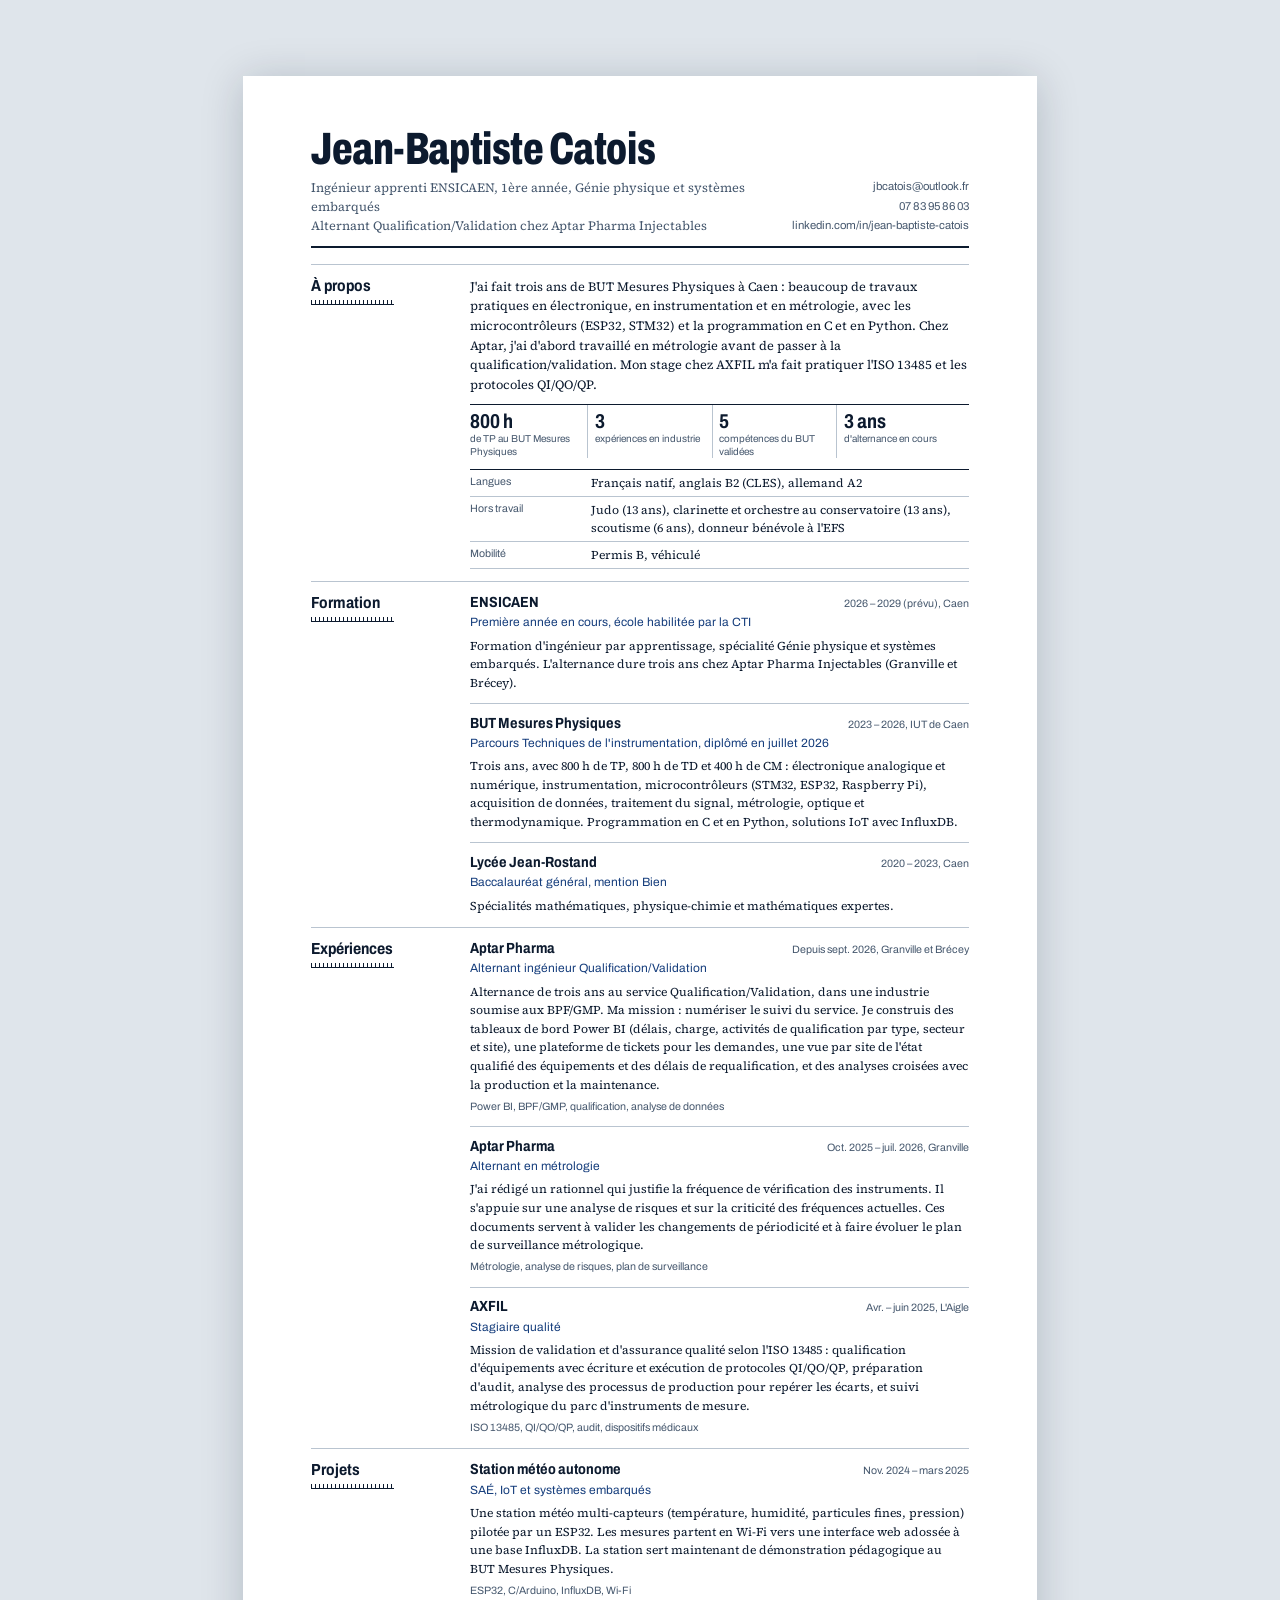
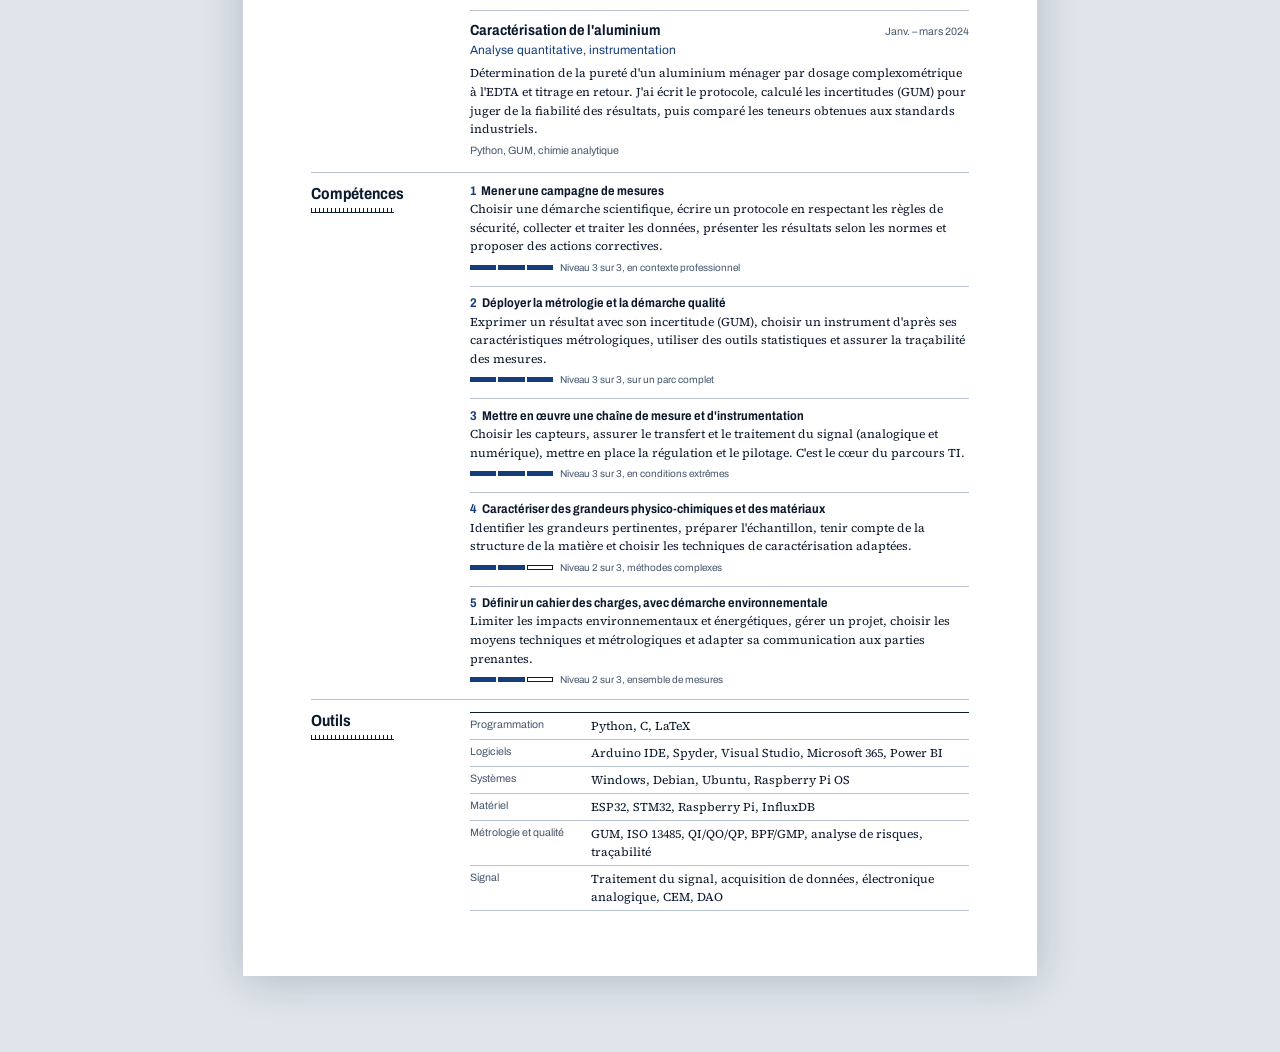
<file: print/index.html>
<!DOCTYPE html>
<html lang="fr">
<head>
  <meta charset="UTF-8">
  <meta name="viewport" content="width=device-width, initial-scale=1.0">
  <title>Jean-Baptiste Catois — Portfolio imprimable</title>

  <link rel="preconnect" href="https://fonts.googleapis.com">
  <link rel="preconnect" href="https://fonts.gstatic.com" crossorigin>
  <link href="https://fonts.googleapis.com/css2?family=Archivo:wdth,wght@62..125,400..800&family=Source+Serif+4:ital,opsz,wght@0,8..60,400..600;1,8..60,400&display=swap" rel="stylesheet">

  <style>
    *, *::before, *::after { box-sizing: border-box; margin: 0; padding: 0; }
    ul { list-style: none; }
    a { color: inherit; text-decoration: none; }

    @page { size: A4; margin: 0; }

    :root {
      --ink:   #0c1a2e;
      --muted: #46586e;
      --rule:  #b9c4d0;
      --blue:  #153d7c;
      --f-head: 'Archivo', 'Arial Narrow', sans-serif;
      --f-body: 'Source Serif 4', Georgia, serif;
    }

    html { font-size: 10pt; }

    body {
      font-family: var(--f-body);
      color: var(--ink);
      background: #fff;
      line-height: 1.5;
      -webkit-print-color-adjust: exact;
      print-color-adjust: exact;
    }

    h1, h2, h3 {
      font-family: var(--f-head);
      font-variation-settings: 'wdth' 85;
      font-weight: 700;
      line-height: 1.1;
    }

    .page { max-width: 21cm; margin: 0 auto; padding: 1.4cm 1.8cm; }

    /* ── En-tête ── */
    .header {
      display: grid;
      grid-template-columns: 1fr auto;
      gap: 1.5rem;
      align-items: end;
      padding-bottom: 0.8rem;
      margin-bottom: 1.2rem;
      border-bottom: 2px solid var(--ink);
    }

    .header__name {
      font-size: 34pt;
      font-weight: 800;
      font-variation-settings: 'wdth' 70;
      letter-spacing: -0.01em;
      line-height: 0.95;
    }

    .header__role {
      margin-top: 0.5rem;
      font-size: 9.5pt;
      color: var(--muted);
      line-height: 1.5;
    }

    .header__contact {
      text-align: right;
      font-family: var(--f-head);
      font-size: 8.5pt;
      line-height: 1.7;
      color: var(--muted);
    }

    /* ── Sections ── */
    .section {
      display: grid;
      grid-template-columns: 3.4cm 1fr;
      column-gap: 0.8cm;
      padding-top: 0.9rem;
      margin-bottom: 0.9rem;
      border-top: 1px solid var(--rule);
    }

    .section__title {
      font-size: 12pt;
      break-after: avoid;
    }

    .section__title::after {
      content: "";
      display: block;
      margin-top: 0.4rem;
      width: 2.2cm;
      height: 5px;
      background: repeating-linear-gradient(to right, var(--ink) 0 0.6px, transparent 0.6px 4px);
      border-bottom: 0.6px solid var(--ink);
    }

    .entry { padding-bottom: 0.8rem; margin-bottom: 0.8rem; border-bottom: 1px solid var(--rule); break-inside: avoid; }
    .entry:last-child { border-bottom: 0; margin-bottom: 0; padding-bottom: 0; }

    .entry__top {
      display: flex;
      justify-content: space-between;
      align-items: baseline;
      gap: 1rem;
    }

    .entry__title { font-size: 11pt; }

    .entry__when {
      font-family: var(--f-head);
      font-size: 8pt;
      color: var(--muted);
      white-space: nowrap;
      font-variant-numeric: tabular-nums;
    }

    .entry__sub {
      font-family: var(--f-head);
      font-size: 8.5pt;
      color: var(--blue);
      margin: 0.1rem 0 0.3rem;
    }

    .entry p { font-size: 9pt; line-height: 1.55; }
    .entry p + p { margin-top: 0.35rem; }

    .entry__tools {
      margin-top: 0.35rem;
      font-family: var(--f-head);
      font-size: 8pt !important;
      color: var(--muted);
    }

    /* ── Libellé | valeur ── */
    .defs { border-top: 1px solid var(--ink); }

    .defs__row {
      display: grid;
      grid-template-columns: 3cm 1fr;
      gap: 0.6rem;
      padding: 0.3rem 0;
      border-bottom: 1px solid var(--rule);
      font-size: 9pt;
    }

    .defs dt { font-family: var(--f-head); font-size: 8pt; color: var(--muted); }
    .defs dd { margin: 0; }

    .lead { font-size: 9.5pt; line-height: 1.55; margin-bottom: 0.7rem; }

    /* ── Chiffres clés ── */
    .figures {
      display: grid;
      grid-template-columns: repeat(4, 1fr);
      border-top: 1px solid var(--ink);
      margin-bottom: 0.8rem;
    }

    .figures li { padding: 0.4rem 0.5rem 0 0; margin-right: 0.5rem; border-right: 1px solid var(--rule); }
    .figures li:last-child { border-right: 0; margin-right: 0; }

    .figures__v {
      display: block;
      font-family: var(--f-head);
      font-variation-settings: 'wdth' 80;
      font-weight: 700;
      font-size: 15pt;
      line-height: 1.1;
    }

    .figures__l { display: block; font-family: var(--f-head); font-size: 7.5pt; color: var(--muted); line-height: 1.3; }

    /* ── Jauge ── */
    .gauge { display: flex; align-items: center; gap: 0.5rem; margin-top: 0.3rem; font-family: var(--f-head); font-size: 7.5pt; color: var(--muted); }
    .gauge__bar { display: flex; gap: 2px; }
    .gauge__seg { width: 0.7cm; height: 5px; border: 0.6px solid var(--ink); }
    .gauge__seg--on { background: var(--blue); border-color: var(--blue); }

    .comp__n { color: var(--blue); margin-right: 0.35rem; }
    .comp__title { font-family: var(--f-head); font-weight: 700; font-size: 9.5pt; margin-bottom: 0.1rem; }

    @media print {
      html { font-size: 9pt; }
      .page { padding: 1.3cm 1.7cm; }
    }

    @media screen {
      body { background: #dfe5eb; }
      .page { background: #fff; box-shadow: 0 4px 40px rgba(12, 26, 46, 0.2); margin: 2cm auto; min-height: 29.7cm; }
    }
  </style>
</head>
<body>
<div class="page">

  <header class="header">
    <div>
      <h1 class="header__name">Jean-Baptiste Catois</h1>
      <p class="header__role">
        Ingénieur apprenti ENSICAEN, 1ère année, Génie physique et systèmes embarqués<br>
        Alternant Qualification/Validation chez Aptar Pharma Injectables
      </p>
    </div>
    <div class="header__contact">
      jbcatois@outlook.fr<br>
      07 83 95 86 03<br>
      linkedin.com/in/jean-baptiste-catois
    </div>
  </header>

  <section class="section">
    <h2 class="section__title">À propos</h2>
    <div>
      <p class="lead">
        J'ai fait trois ans de BUT Mesures Physiques à Caen : beaucoup de travaux pratiques en électronique,
        en instrumentation et en métrologie, avec les microcontrôleurs (ESP32, STM32) et la programmation en C et en Python.
        Chez Aptar, j'ai d'abord travaillé en métrologie avant de passer à la qualification/validation.
        Mon stage chez AXFIL m'a fait pratiquer l'ISO&nbsp;13485 et les protocoles QI/QO/QP.
      </p>
      <ul class="figures" role="list">
        <li><span class="figures__v">800&nbsp;h</span><span class="figures__l">de TP au BUT Mesures Physiques</span></li>
        <li><span class="figures__v">3</span><span class="figures__l">expériences en industrie</span></li>
        <li><span class="figures__v">5</span><span class="figures__l">compétences du BUT validées</span></li>
        <li><span class="figures__v">3&nbsp;ans</span><span class="figures__l">d'alternance en cours</span></li>
      </ul>
      <dl class="defs">
        <div class="defs__row"><dt>Langues</dt><dd>Français natif, anglais B2 (CLES), allemand A2</dd></div>
        <div class="defs__row"><dt>Hors travail</dt><dd>Judo (13 ans), clarinette et orchestre au conservatoire (13 ans), scoutisme (6 ans), donneur bénévole à l'EFS</dd></div>
        <div class="defs__row"><dt>Mobilité</dt><dd>Permis B, véhiculé</dd></div>
      </dl>
    </div>
  </section>

  <section class="section">
    <h2 class="section__title">Formation</h2>
    <div>
      <article class="entry">
        <div class="entry__top"><h3 class="entry__title">ENSICAEN</h3><span class="entry__when">2026 – 2029 (prévu), Caen</span></div>
        <p class="entry__sub">Première année en cours, école habilitée par la CTI</p>
        <p>Formation d'ingénieur par apprentissage, spécialité Génie physique et systèmes embarqués. L'alternance dure trois ans chez Aptar Pharma Injectables (Granville et Brécey).</p>
      </article>
      <article class="entry">
        <div class="entry__top"><h3 class="entry__title">BUT Mesures Physiques</h3><span class="entry__when">2023 – 2026, IUT de Caen</span></div>
        <p class="entry__sub">Parcours Techniques de l'instrumentation, diplômé en juillet 2026</p>
        <p>Trois ans, avec 800&nbsp;h de TP, 800&nbsp;h de TD et 400&nbsp;h de CM : électronique analogique et numérique, instrumentation, microcontrôleurs (STM32, ESP32, Raspberry Pi), acquisition de données, traitement du signal, métrologie, optique et thermodynamique. Programmation en C et en Python, solutions IoT avec InfluxDB.</p>
      </article>
      <article class="entry">
        <div class="entry__top"><h3 class="entry__title">Lycée Jean-Rostand</h3><span class="entry__when">2020 – 2023, Caen</span></div>
        <p class="entry__sub">Baccalauréat général, mention Bien</p>
        <p>Spécialités mathématiques, physique-chimie et mathématiques expertes.</p>
      </article>
    </div>
  </section>

  <section class="section">
    <h2 class="section__title">Expériences</h2>
    <div>
      <article class="entry">
        <div class="entry__top"><h3 class="entry__title">Aptar Pharma</h3><span class="entry__when">Depuis sept. 2026, Granville et Brécey</span></div>
        <p class="entry__sub">Alternant ingénieur Qualification/Validation</p>
        <p>Alternance de trois ans au service Qualification/Validation, dans une industrie soumise aux BPF/GMP. Ma mission : numériser le suivi du service. Je construis des tableaux de bord Power BI (délais, charge, activités de qualification par type, secteur et site), une plateforme de tickets pour les demandes, une vue par site de l'état qualifié des équipements et des délais de requalification, et des analyses croisées avec la production et la maintenance.</p>
        <p class="entry__tools">Power BI, BPF/GMP, qualification, analyse de données</p>
      </article>
      <article class="entry">
        <div class="entry__top"><h3 class="entry__title">Aptar Pharma</h3><span class="entry__when">Oct. 2025 – juil. 2026, Granville</span></div>
        <p class="entry__sub">Alternant en métrologie</p>
        <p>J'ai rédigé un rationnel qui justifie la fréquence de vérification des instruments. Il s'appuie sur une analyse de risques et sur la criticité des fréquences actuelles. Ces documents servent à valider les changements de périodicité et à faire évoluer le plan de surveillance métrologique.</p>
        <p class="entry__tools">Métrologie, analyse de risques, plan de surveillance</p>
      </article>
      <article class="entry">
        <div class="entry__top"><h3 class="entry__title">AXFIL</h3><span class="entry__when">Avr. – juin 2025, L'Aigle</span></div>
        <p class="entry__sub">Stagiaire qualité</p>
        <p>Mission de validation et d'assurance qualité selon l'ISO&nbsp;13485 : qualification d'équipements avec écriture et exécution de protocoles QI/QO/QP, préparation d'audit, analyse des processus de production pour repérer les écarts, et suivi métrologique du parc d'instruments de mesure.</p>
        <p class="entry__tools">ISO 13485, QI/QO/QP, audit, dispositifs médicaux</p>
      </article>
    </div>
  </section>

  <section class="section">
    <h2 class="section__title">Projets</h2>
    <div>
      <article class="entry">
        <div class="entry__top"><h3 class="entry__title">Station météo autonome</h3><span class="entry__when">Nov. 2024 – mars 2025</span></div>
        <p class="entry__sub">SAÉ, IoT et systèmes embarqués</p>
        <p>Une station météo multi-capteurs (température, humidité, particules fines, pression) pilotée par un ESP32. Les mesures partent en Wi-Fi vers une interface web adossée à une base InfluxDB. La station sert maintenant de démonstration pédagogique au BUT Mesures Physiques.</p>
        <p class="entry__tools">ESP32, C/Arduino, InfluxDB, Wi-Fi</p>
      </article>
      <article class="entry">
        <div class="entry__top"><h3 class="entry__title">Caractérisation de l'aluminium</h3><span class="entry__when">Janv. – mars 2024</span></div>
        <p class="entry__sub">Analyse quantitative, instrumentation</p>
        <p>Détermination de la pureté d'un aluminium ménager par dosage complexométrique à l'EDTA et titrage en retour. J'ai écrit le protocole, calculé les incertitudes (GUM) pour juger de la fiabilité des résultats, puis comparé les teneurs obtenues aux standards industriels.</p>
        <p class="entry__tools">Python, GUM, chimie analytique</p>
      </article>
    </div>
  </section>

  <section class="section">
    <h2 class="section__title">Compétences</h2>
    <div>
      <article class="entry">
        <h3 class="comp__title"><span class="comp__n">1</span>Mener une campagne de mesures</h3>
        <p>Choisir une démarche scientifique, écrire un protocole en respectant les règles de sécurité, collecter et traiter les données, présenter les résultats selon les normes et proposer des actions correctives.</p>
        <div class="gauge"><span class="gauge__bar"><span class="gauge__seg gauge__seg--on"></span><span class="gauge__seg gauge__seg--on"></span><span class="gauge__seg gauge__seg--on"></span></span>Niveau 3 sur 3, en contexte professionnel</div>
      </article>
      <article class="entry">
        <h3 class="comp__title"><span class="comp__n">2</span>Déployer la métrologie et la démarche qualité</h3>
        <p>Exprimer un résultat avec son incertitude (GUM), choisir un instrument d'après ses caractéristiques métrologiques, utiliser des outils statistiques et assurer la traçabilité des mesures.</p>
        <div class="gauge"><span class="gauge__bar"><span class="gauge__seg gauge__seg--on"></span><span class="gauge__seg gauge__seg--on"></span><span class="gauge__seg gauge__seg--on"></span></span>Niveau 3 sur 3, sur un parc complet</div>
      </article>
      <article class="entry">
        <h3 class="comp__title"><span class="comp__n">3</span>Mettre en œuvre une chaîne de mesure et d'instrumentation</h3>
        <p>Choisir les capteurs, assurer le transfert et le traitement du signal (analogique et numérique), mettre en place la régulation et le pilotage. C'est le cœur du parcours TI.</p>
        <div class="gauge"><span class="gauge__bar"><span class="gauge__seg gauge__seg--on"></span><span class="gauge__seg gauge__seg--on"></span><span class="gauge__seg gauge__seg--on"></span></span>Niveau 3 sur 3, en conditions extrêmes</div>
      </article>
      <article class="entry">
        <h3 class="comp__title"><span class="comp__n">4</span>Caractériser des grandeurs physico-chimiques et des matériaux</h3>
        <p>Identifier les grandeurs pertinentes, préparer l'échantillon, tenir compte de la structure de la matière et choisir les techniques de caractérisation adaptées.</p>
        <div class="gauge"><span class="gauge__bar"><span class="gauge__seg gauge__seg--on"></span><span class="gauge__seg gauge__seg--on"></span><span class="gauge__seg"></span></span>Niveau 2 sur 3, méthodes complexes</div>
      </article>
      <article class="entry">
        <h3 class="comp__title"><span class="comp__n">5</span>Définir un cahier des charges, avec démarche environnementale</h3>
        <p>Limiter les impacts environnementaux et énergétiques, gérer un projet, choisir les moyens techniques et métrologiques et adapter sa communication aux parties prenantes.</p>
        <div class="gauge"><span class="gauge__bar"><span class="gauge__seg gauge__seg--on"></span><span class="gauge__seg gauge__seg--on"></span><span class="gauge__seg"></span></span>Niveau 2 sur 3, ensemble de mesures</div>
      </article>
    </div>
  </section>

  <section class="section">
    <h2 class="section__title">Outils</h2>
    <dl class="defs">
      <div class="defs__row"><dt>Programmation</dt><dd>Python, C, LaTeX</dd></div>
      <div class="defs__row"><dt>Logiciels</dt><dd>Arduino IDE, Spyder, Visual Studio, Microsoft 365, Power BI</dd></div>
      <div class="defs__row"><dt>Systèmes</dt><dd>Windows, Debian, Ubuntu, Raspberry Pi OS</dd></div>
      <div class="defs__row"><dt>Matériel</dt><dd>ESP32, STM32, Raspberry Pi, InfluxDB</dd></div>
      <div class="defs__row"><dt>Métrologie et qualité</dt><dd>GUM, ISO 13485, QI/QO/QP, BPF/GMP, analyse de risques, traçabilité</dd></div>
      <div class="defs__row"><dt>Signal</dt><dd>Traitement du signal, acquisition de données, électronique analogique, CEM, DAO</dd></div>
    </dl>
  </section>

</div>
</body>
</html>
</file>
<file: css/variables.css>
:root {
  color-scheme: dark;

  --paper: #0c1a2e;
  --ink:   #e7eef7;
  --muted: #a5b5c9;
  --rule:  #2b4260;
  --blue:  #7db0ff;

  --font-head: 'Archivo', 'Arial Narrow', sans-serif;
  --font-body: 'Source Serif 4', Georgia, serif;

  --rail: 56px;
  --pad:  clamp(1.25rem, 4vw, 2.5rem);
  --nav-h: 52px;
}
</file>
<file: css/layout.css>
/* ─── Base ─── */
body {
  background: var(--paper);
  color: var(--ink);
  font-family: var(--font-body);
  font-size: 1.0625rem;
  line-height: 1.7;
  padding-left: var(--rail);
}

h1, h2, h3 {
  font-family: var(--font-head);
  line-height: 1.1;
  font-variation-settings: 'wdth' 85;
  font-weight: 700;
}

a:focus-visible,
button:focus-visible {
  outline: 2px solid var(--blue);
  outline-offset: 3px;
}

.container {
  max-width: 62rem;
  padding-inline: var(--pad);
  margin-inline: 0;
}

/* ─── Règle graduée (bord gauche) ─── */
.ruler {
  position: fixed;
  inset: 0 auto 0 0;
  width: var(--rail);
  border-right: 1px solid var(--ink);
  background-image:
    linear-gradient(to bottom, var(--ink) 1px, transparent 1px),
    linear-gradient(to bottom, var(--ink) 1px, transparent 1px);
  background-size: 10px 8px, 22px 40px;
  background-repeat: repeat-y;
  background-position: right top, right top;
  z-index: 50;
  pointer-events: none;
}

.ruler__cursor {
  position: absolute;
  left: 0;
  right: 0;
  top: 0;
  height: 0;
  border-top: 2px solid var(--blue);
  will-change: transform;
}

.ruler__reading {
  position: absolute;
  left: 3px;
  top: 4px;
  padding: 1px 3px;
  background: var(--paper);
  color: var(--blue);
  font-family: var(--font-head);
  font-variation-settings: 'wdth' 85;
  font-size: 0.7rem;
  font-weight: 600;
  font-variant-numeric: tabular-nums;
  line-height: 1.2;
}

/* ─── Navigation ─── */
.nav {
  position: sticky;
  top: 0;
  z-index: 40;
  height: var(--nav-h);
  background: var(--paper);
  border-bottom: 1px solid var(--rule);
}

.nav__inner {
  display: flex;
  align-items: center;
  justify-content: space-between;
  height: 100%;
}

.nav__logo {
  font-family: var(--font-head);
  font-variation-settings: 'wdth' 85;
  font-weight: 700;
  font-size: 1.05rem;
}

.nav__links {
  display: flex;
  gap: 1.5rem;
}

.nav__links a {
  font-family: var(--font-head);
  font-size: 0.9rem;
  color: var(--muted);
  padding-block: 0.25rem;
  border-bottom: 2px solid transparent;
}

.nav__links a:hover { color: var(--ink); }

.nav__links a.active {
  color: var(--ink);
  border-bottom-color: var(--blue);
}

.nav__links a.nav__cv {
  color: var(--paper);
  background: var(--blue);
  padding: 0.35rem 0.8rem;
  border-bottom: 0;
  font-weight: 600;
}

.nav__links a.nav__cv:hover { background: var(--ink); color: var(--paper); }

.nav__burger {
  display: none;
  flex-direction: column;
  gap: 5px;
  background: none;
  border: 0;
  cursor: pointer;
  padding: 0.5rem;
}

.nav__burger span {
  display: block;
  width: 22px;
  height: 2px;
  background: var(--ink);
}

/* ─── Sections : titre à gauche, contenu à droite ─── */
.section {
  padding-block: 2rem 5rem;
}

.section__grid {
  display: grid;
  grid-template-columns: 11rem 1fr;
  column-gap: 3rem;
}

.section__title {
  font-size: 1.5rem;
  position: sticky;
  top: calc(var(--nav-h) + 1.5rem);
  align-self: start;
}

.section__title::after {
  content: "";
  display: block;
  margin-top: 0.75rem;
  width: 5rem;
  height: 8px;
  background: repeating-linear-gradient(to right, var(--ink) 0 1px, transparent 1px 8px);
  border-bottom: 1px solid var(--ink);
}

.section__body { max-width: 40rem; }

/* ─── Footer ─── */
.footer {
  border-top: 1px solid var(--ink);
  padding-block: 2rem;
  font-family: var(--font-head);
  font-size: 0.9rem;
  color: var(--muted);
}

.footer__inner { display: flex; gap: 2rem; }

/* ─── Responsive ─── */
@media (max-width: 900px) {
  :root { --rail: 0px; }
  .ruler { display: none; }
  .section__grid { grid-template-columns: 1fr; row-gap: 2rem; }
  .section__title { position: static; }
}

@media (max-width: 768px) {
  .nav { position: sticky; }
  .nav__links {
    display: none;
    position: absolute;
    top: var(--nav-h);
    left: 0; right: 0;
    background: var(--paper);
    border-bottom: 1px solid var(--rule);
    flex-direction: column;
    gap: 0;
    padding: 0.5rem 0;
  }
  .nav__links.open { display: flex; }
  .nav__links a {
    display: block;
    padding: 0.75rem var(--pad);
    border-bottom: 0;
  }
  .nav__links a.nav__cv { display: inline-block; margin: 0.5rem var(--pad); padding: 0.6rem 1rem; }
  .nav__burger { display: flex; }
}

@media (max-width: 480px) {
  .section { padding-block: 3.5rem; }
}

.section { scroll-margin-top: var(--nav-h); }

@media (prefers-reduced-motion: reduce) {
  html { scroll-behavior: auto; }
}
</file>
<file: css/components.css>
/* ─── Liens et boutons ─── */
.link {
  color: var(--blue);
  text-decoration: underline;
  text-underline-offset: 3px;
  text-decoration-thickness: 1px;
}

.link:hover { text-decoration-thickness: 2px; }

.btn {
  display: inline-block;
  font-family: var(--font-head);
  font-weight: 600;
  font-size: 0.95rem;
  padding: 0.7rem 1.25rem;
  background: var(--blue);
  color: var(--paper);
  border: 1px solid var(--blue);
}

.btn:hover { background: var(--ink); border-color: var(--ink); }

/* ─── Listes de définitions (libellé | valeur) ─── */
.defs { border-top: 1px solid var(--ink); }

.defs__row {
  display: grid;
  grid-template-columns: 9rem 1fr;
  column-gap: 1.5rem;
  padding-block: 0.7rem;
  border-bottom: 1px solid var(--rule);
}

.defs dt {
  font-family: var(--font-head);
  font-size: 0.9rem;
  color: var(--muted);
}

.defs dd { margin: 0; }

/* ─── Entrées datées (formation, expériences) ─── */
.entry {
  display: grid;
  grid-template-columns: 8rem 1fr;
  column-gap: 2rem;
  padding-block: 2rem;
  border-bottom: 1px solid var(--rule);
}

.entry:first-child { padding-top: 0; }
.entry:last-child  { border-bottom: 0; }

.entry__when {
  font-family: var(--font-head);
  font-size: 0.9rem;
  font-variant-numeric: tabular-nums;
  color: var(--muted);
  line-height: 1.5;
}

.entry__title {
  font-size: 1.4rem;
  margin-bottom: 0.2rem;
}

.entry__sub {
  font-family: var(--font-head);
  font-size: 0.95rem;
  color: var(--muted);
  margin-bottom: 0.9rem;
}

.entry p + p { margin-top: 0.8rem; }

.entry__tools {
  margin-top: 0.9rem;
  font-family: var(--font-head);
  font-size: 0.9rem;
  color: var(--muted);
}

/* ─── Jauge de niveau ─── */
.gauge {
  display: flex;
  align-items: center;
  gap: 0.75rem;
  margin-top: 0.9rem;
  font-family: var(--font-head);
  font-size: 0.85rem;
  color: var(--muted);
}

.gauge__bar { display: flex; gap: 3px; }

.gauge__seg {
  width: 1.5rem;
  height: 0.5rem;
  border: 1px solid var(--ink);
}

.gauge__seg--on { background: var(--blue); border-color: var(--blue); }

@media (max-width: 600px) {
  .defs__row { grid-template-columns: 1fr; }
  .entry { grid-template-columns: 1fr; row-gap: 0.5rem; }
}
</file>
<file: css/sections.css>
/* ─── Hero ─── */
.hero {
  padding-top: clamp(3rem, 9vh, 6rem);
  padding-bottom: 5rem;
}

.hero__name {
  font-size: clamp(3.25rem, 11vw, 8.5rem);
  font-weight: 800;
  font-variation-settings: 'wdth' 70;
  letter-spacing: -0.015em;
  line-height: 0.92;
  margin-bottom: 2.5rem;
}

.hero__lead {
  max-width: 36rem;
  font-size: 1.25rem;
  line-height: 1.6;
  margin-bottom: 2.5rem;
}

.hero .defs { max-width: 40rem; margin-bottom: 2.5rem; }

.hero__links {
  display: flex;
  flex-wrap: wrap;
  align-items: center;
  gap: 1.5rem;
}

/* ─── Compétences BUT ─── */
.comp-intro { margin-bottom: 2rem; color: var(--muted); }

.comp__title { font-size: 1.15rem; margin-bottom: 0.4rem; }

.comp__n {
  color: var(--blue);
  margin-right: 0.5rem;
  font-variant-numeric: tabular-nums;
}

/* ─── Contact ─── */
.contact__email {
  display: inline-block;
  font-family: var(--font-head);
  font-variation-settings: 'wdth' 85;
  font-weight: 700;
  font-size: clamp(1.6rem, 4.5vw, 2.75rem);
  color: var(--blue);
  text-decoration: underline;
  text-underline-offset: 6px;
  text-decoration-thickness: 2px;
  margin-bottom: 2rem;
  overflow-wrap: anywhere;
}

.contact__email:hover { color: var(--ink); }

.section--contact .section__body { max-width: 34rem; }

/* ─── Courbe de mesure ─── */
.trace { margin: 0 0 1.5rem; max-width: 52rem; }

.trace__svg { display: block; width: 100%; height: clamp(90px, 14vw, 150px); overflow: hidden; }

.trace__axis {
  stroke: var(--rule);
  stroke-width: 1;
  vector-effect: non-scaling-stroke;
}

.trace__band { fill: var(--blue); opacity: 0.16; }

.trace__line {
  fill: none;
  stroke: var(--blue);
  stroke-width: 2;
  vector-effect: non-scaling-stroke;
  stroke-dasharray: 1;
  stroke-dashoffset: 0;
}

.trace--draw .trace__line { animation: trace-draw 2.2s cubic-bezier(.4, 0, .2, 1) both; }
.trace__scroller { --dist: 1000px; animation: drift 26s linear 2.4s infinite; will-change: transform; }
.trace--draw .trace__band { animation: trace-fade 2.2s ease-out both; }

@keyframes trace-draw { from { stroke-dashoffset: 1; } to { stroke-dashoffset: 0; } }
@keyframes trace-fade { from { opacity: 0; } to { opacity: 0.16; } }

@media (prefers-reduced-motion: reduce) {
  .trace--draw .trace__line,
  .trace--draw .trace__band,
  .trace__scroller { animation: none; }
}


/* ─── Chiffres clés ─── */
.figures {
  display: grid;
  grid-template-columns: repeat(4, 1fr);
  max-width: 52rem;
  margin-bottom: 3rem;
  border-top: 1px solid var(--ink);
}

.figures li {
  padding: 1rem 1rem 0 0;
  margin-right: 1rem;
  border-right: 1px solid var(--rule);
}

.figures li:last-child { border-right: 0; margin-right: 0; }

.figures__v {
  display: block;
  font-family: var(--font-head);
  font-variation-settings: 'wdth' 80;
  font-weight: 700;
  font-size: clamp(1.75rem, 4vw, 2.5rem);
  line-height: 1.1;
  font-variant-numeric: tabular-nums;
}

.figures__l {
  display: block;
  margin-top: 0.3rem;
  font-family: var(--font-head);
  font-size: 0.85rem;
  line-height: 1.4;
  color: var(--muted);
}

@media (max-width: 600px) {
  .figures { grid-template-columns: 1fr 1fr; row-gap: 1.25rem; }
  .figures li:nth-child(2) { border-right: 0; margin-right: 0; }
}

/* ─── Tracés décoratifs ─── */
.strip {
  display: block;
  overflow: hidden;
  width: 100%;
  height: 28px;
  margin-bottom: 2.5rem;
}

.strip path {
  fill: none;
  stroke: var(--rule);
  stroke-width: 1.25;
  vector-effect: non-scaling-stroke;
}

.mini {
  display: block;
  width: 100%;
  max-width: 8.5rem;
  height: auto;
  margin-top: 1rem;
  overflow: visible;
}

.mini .mini__axis { stroke: var(--rule); stroke-width: 1; fill: none; }
.mini .mini__line { stroke: var(--blue); stroke-width: 1.5; fill: none; }
.mini .mini__err  { stroke: var(--muted); stroke-width: 1; }
.mini .mini__pt   { fill: var(--blue); }

/* ─── Mini-graphiques : dessin à l'arrivée à l'écran ─── */
.mini--wait .mini__line { stroke-dasharray: 1; stroke-dashoffset: 1; }
.mini--wait .mini__pt,
.mini--wait .mini__err  { opacity: 0; }

.mini--in .mini__line {
  stroke-dashoffset: 0;
  transition: stroke-dashoffset 1.6s cubic-bezier(.4, 0, .2, 1);
}

.mini--in .mini__pt,
.mini--in .mini__err {
  opacity: 1;
  transition: opacity .4s ease;
  transition-delay: calc(var(--i, 0) * .18s + .3s);
}



/* ─── Mouvement continu ─── */
@keyframes drift { to { transform: translateX(calc(-1 * var(--dist))); } }
@keyframes breathe { from { transform: scaleY(0.55); } to { transform: scaleY(1.25); } }

.strip .drift { animation: drift 36s linear infinite; will-change: transform; }

.mini[data-kind="weather"] { overflow: hidden; }
.mini__scroller { --dist: 160px; }
.mini--in .mini__scroller { animation: drift 11s linear 1.8s infinite; will-change: transform; }

.mini__err { transform-box: fill-box; transform-origin: center; }
.mini--in .mini__err {
  animation: breathe 2.6s ease-in-out infinite alternate;
  animation-delay: calc(var(--i, 0) * .35s + 1.6s);
}

@media (prefers-reduced-motion: reduce) {
  .strip .drift,
  .mini--in .mini__scroller,
  .mini--in .mini__err { animation: none; }
}
</file>
